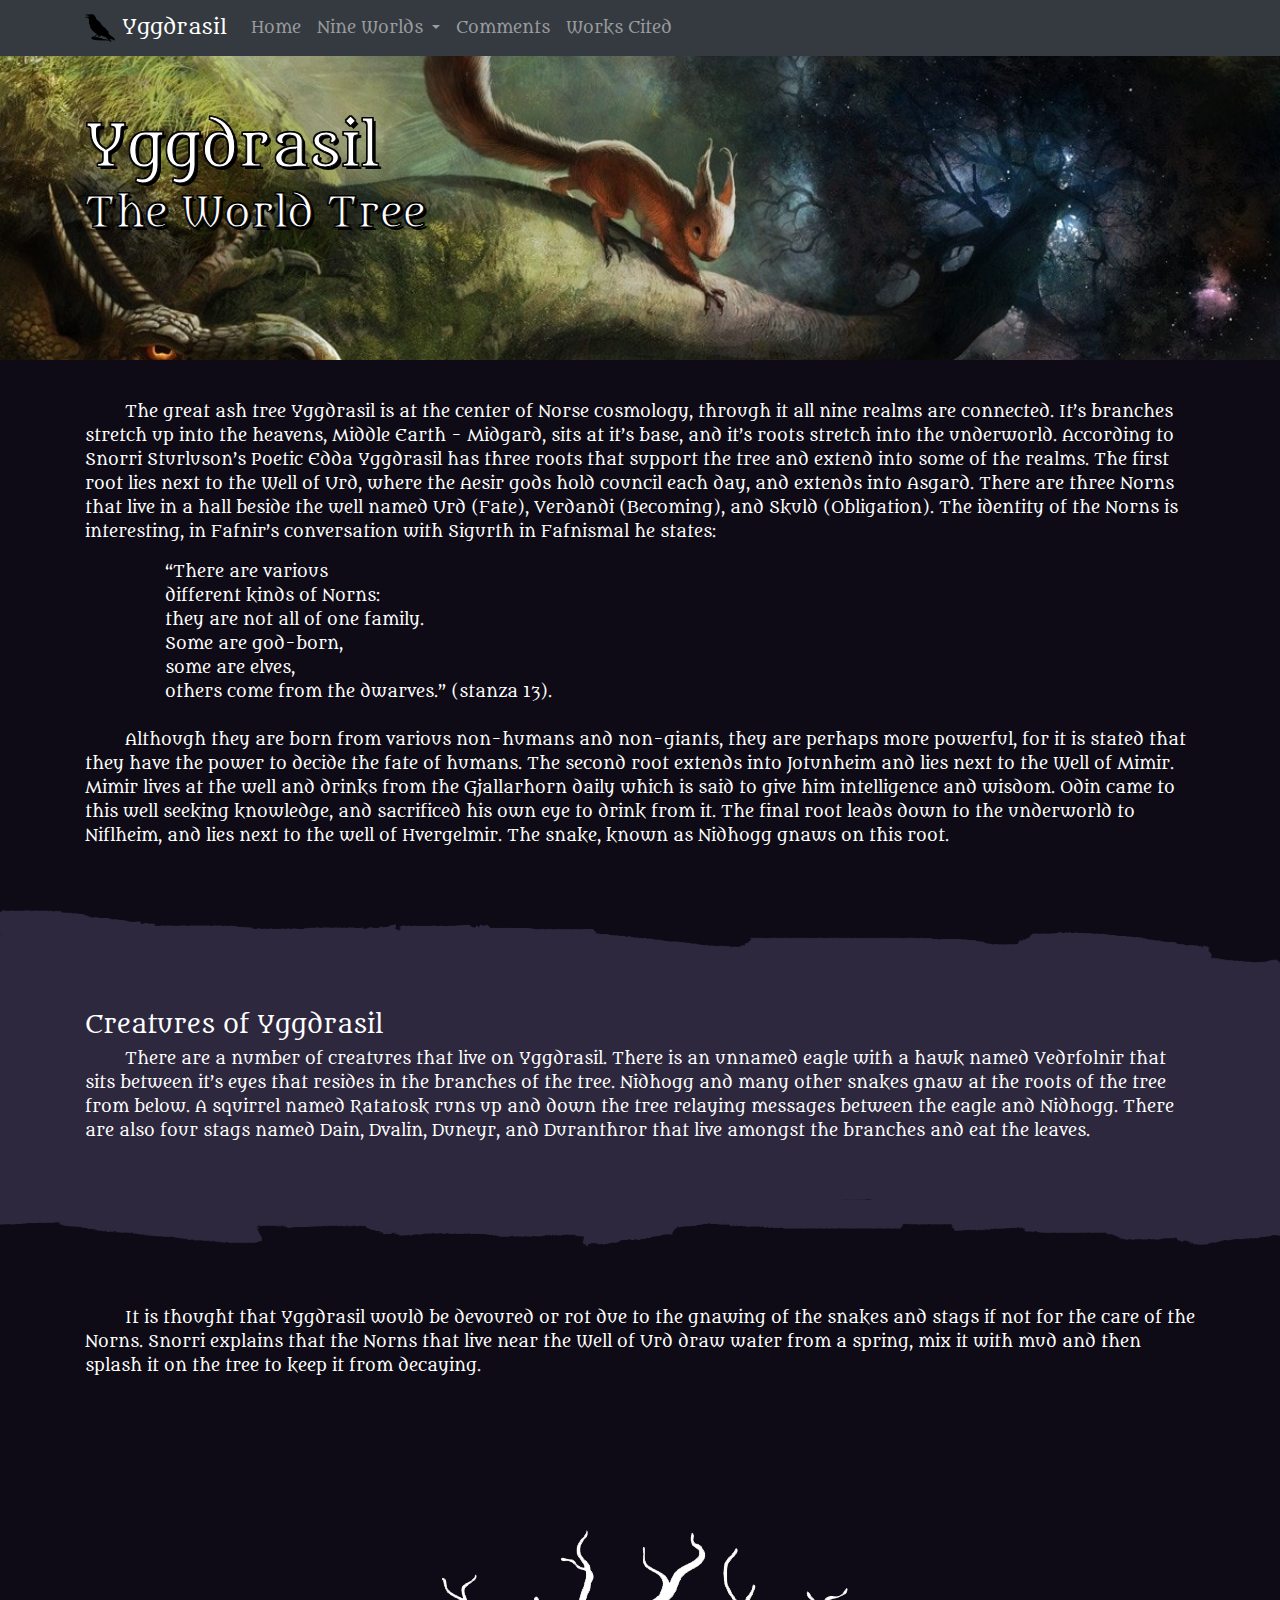
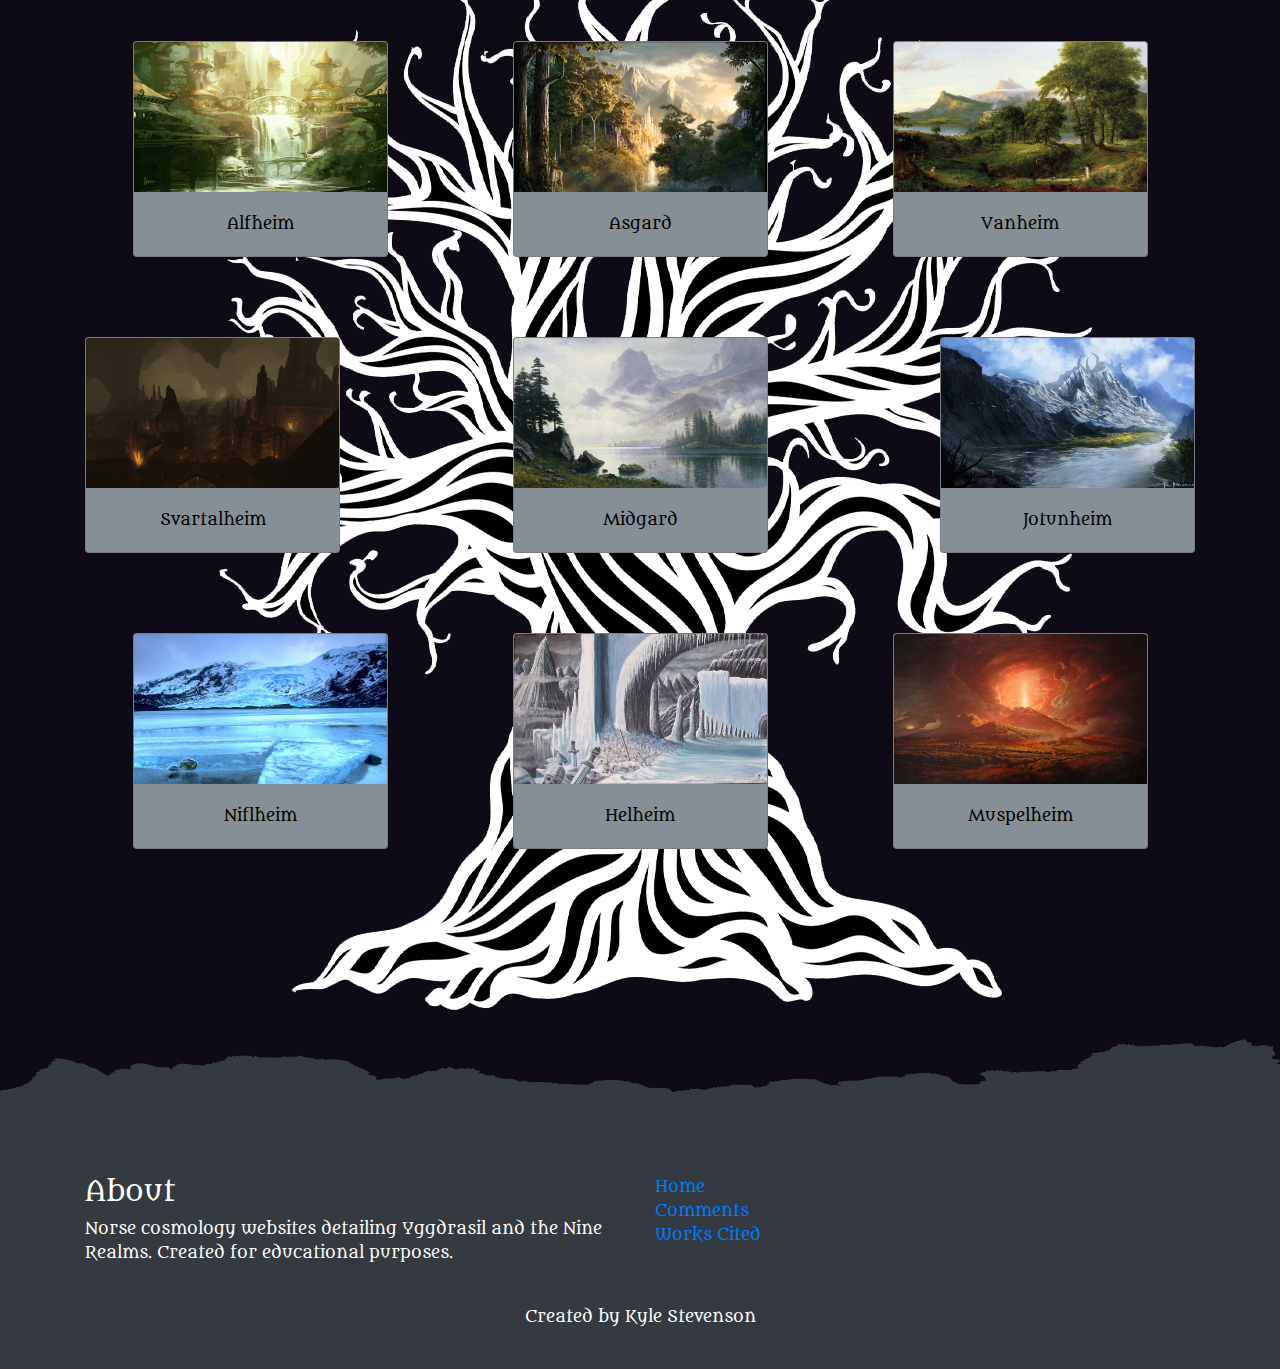
<file: index.html>
<!DOCTYPE html>
<html lang="en">
  <head>
    <meta charset="utf-8">
    <meta name="viewport" content="width=device-width, initial-scale=1, shrink-to-fit=no">

    <link rel="stylesheet" href="https://stackpath.bootstrapcdn.com/bootstrap/4.3.1/css/bootstrap.min.css" integrity="sha384-ggOyR0iXCbMQv3Xipma34MD+dH/1fQ784/j6cY/iJTQUOhcWr7x9JvoRxT2MZw1T" crossorigin="anonymous">
    <link href="https://fonts.googleapis.com/css?family=Metamorphous" rel="stylesheet">

    <title>Yggdrasil</title>
    <link rel="shortcut icon" href="images/raven.png">

    <script src="https://code.jquery.com/jquery-3.3.1.slim.min.js" integrity="sha384-q8i/X+965DzO0rT7abK41JStQIAqVgRVzpbzo5smXKp4YfRvH+8abtTE1Pi6jizo" crossorigin="anonymous"></script>
    <script src="https://cdnjs.cloudflare.com/ajax/libs/popper.js/1.14.7/umd/popper.min.js" integrity="sha384-UO2eT0CpHqdSJQ6hJty5KVphtPhzWj9WO1clHTMGa3JDZwrnQq4sF86dIHNDz0W1" crossorigin="anonymous"></script>
    <script src="https://stackpath.bootstrapcdn.com/bootstrap/4.3.1/js/bootstrap.min.js" integrity="sha384-JjSmVgyd0p3pXB1rRibZUAYoIIy6OrQ6VrjIEaFf/nJGzIxFDsf4x0xIM+B07jRM" crossorigin="anonymous"></script>
    <!--my CSS-->
    <link rel="stylesheet" type="text/css" href="style.css">
    <style>
        body {
            background-color: #0E0B16;
            background-image: url("images/void-bg.jpg");
            background-attachment: fixed;
            background-position: center;
            background-repeat: no-repeat;
            background-size: cover;
        }
    </style>
    
  </head>
  <body>
    <!--Navbar-->
    <nav class="navbar fixed-top navbar-expand-md navbar-dark bg-dark">
        <div class="container">
        <a class="navbar-brand" href="index.html">
            <img src="images/raven.png" width="30" height="30" class="d-inline-block align-top" alt="">
            Yggdrasil
        </a>
        <button class="navbar-toggler" type="button" data-toggle="collapse" data-target="#navbarNav" aria-controls="navbarNav" aria-expanded="false" aria-label="Toggle navigation">
            <span class="navbar-toggler-icon"></span>
        </button>
        <div class="collapse navbar-collapse" id="navbarNav">
            <ul class="navbar-nav">
                <li class="nav-item">
                    <a class="nav-link" href="/index.html">Home</a>
                </li>
                <li class="nav-item dropdown">
                    <a class="nav-link dropdown-toggle" href="#" id="navbarWorldsDropdown" role="button" data-toggle="dropdown" aria-haspopup="true" aria-expanded="false">
                      Nine Worlds
                    </a>
                    <div class="dropdown-menu" aria-labelledby="navbarWorldsDropdown">
                      <a class="dropdown-item" href="/pages/alfheim.html">Alfheim</a>
                      <a class="dropdown-item" href="/pages/asgard.html">Asgard</a>
                      <a class="dropdown-item" href="/pages/helheim.html">Helheim</a>
                      <a class="dropdown-item" href="/pages/jotunheim.html">Jotunheim</a>
                      <a class="dropdown-item" href="/pages/midgard.html">Midgard</a>
                      <a class="dropdown-item" href="/pages/musphelheim.html">Muspelheim</a>
                      <a class="dropdown-item" href="/pages/niflheim.html">Niflheim</a>
                      <a class="dropdown-item" href="/pages/svartalheim.html">Svartalheim</a>
                      <a class="dropdown-item" href="/pages/vanheim.html">Vanheim</a>
                    </div>
                </li>
                <li class="nav-item">
                    <a class="nav-link" href="/pages/comments.html">Comments</a>
                </li>
                <li class="nav-item">
                    <a class="nav-link" href="/pages/worksCited.html">Works Cited</a>
                </li>
            </ul>
        </div>
        </div>
    </nav>

    <!--Header-->
    <div class="jumbotron jumbotron-fluid realmHero" id="yggdrasilHero">
        <div class="container">
            <h1 class="display-4">Yggdrasil</h1>
            <h3 class="h1">The World Tree</h3>
        </div>
    </div>
    <div class="mainColor">
        <div class="container bodyContent">
            <div>
                <p>The great ash tree Yggdrasil is at the center of Norse cosmology, through it all nine realms are connected.  It’s branches stretch up into the heavens,
                     Middle Earth - Midgard, sits at it’s base, and it’s roots stretch into the underworld.  According to Snorri Sturluson’s Poetic Edda Yggdrasil has three
                     roots that support the tree and extend into some of the realms.  The first root lies next to the Well of Urd, where the Aesir gods hold council each day,
                     and extends into Asgard.  There are three Norns that live in a hall beside the well named Urd (Fate), Verdandi (Becoming), and Skuld (Obligation). The identity
                     of the Norns is interesting, in Fafnir’s conversation with Sigurth in Fafnismal he states:</p>
                <div style="padding-left:80px;">“There are various<br>
                        different kinds of Norns:<br>
                         they are not all of one family.<br>
                        Some are god-born,<br>
                        some are elves,<br>
                        others come from the dwarves.” (stanza 13).
                </div><br>
                <p>Although they are born from various non-humans and non-giants, they are perhaps more powerful, for it is stated that they have the power to decide the fate of humans.
                      The second root extends into Jotunheim and lies next to the Well of Mimir.  Mimir lives at the well and drinks from the Gjallarhorn daily which is said to give him
                     intelligence and wisdom.  Odin came to this well seeking knowledge, and sacrificed his own eye to drink from it.  The final root leads down to the underworld to Niflheim,
                     and lies next to the well of Hvergelmir.  The snake, known as Nidhogg gnaws on this root.</p>
            </div>
        </div>
    </div>
    <div class="bodyWrap">
        <img src="images/breakTop.png" class="fadeImg">
        <div class="breakColor">
            <div class="container bodyContent">
                <div>
                    <h4>Creatures of Yggdrasil</h4>
                    <p>There are a number of creatures that live on Yggdrasil.  There is an unnamed eagle with a hawk named Vedrfolnir that sits between it’s eyes that resides in the branches of the tree.
                          Nidhogg and many other snakes gnaw at the roots of the tree from below.  A squirrel named Ratatosk runs up and down the tree relaying messages between the eagle and Nidhogg.
                          There are also four stags named Dain, Dvalin, Duneyr, and Duranthror that live amongst the branches and eat the leaves.</p>
                </div>
            </div>
        </div>
        <img src="images/breakBot.png" class="fadeImg">
    </div>
    <div class="bodyWrap">
        <div class="mainColor">
            <div class="container bodyContent">
                <p>It is thought that Yggdrasil would be devoured or rot due to the gnawing of the snakes and stags if not for the care of the Norns.  Snorri explains that the Norns that
                     live near the Well of Urd draw water from a spring, mix it with mud and then splash it on the tree to keep it from decaying.</p>
            </div>
        </div>
        <img src="images/topFade.png" class="fadeImg">
    </div> 

    <!--INTERACTIVE WORLD TREE-->
    <div class="treeWrapper">
    <div class="treeImg">
    <div class="container treeContent align-items-center">
        <div class="row justify-content-around align-items-start">
            <div class="col-8 col-lg-3">
                <a href="pages/alfheim.html">
                <div class="card">
                    <img src="images/alfheim.jpg" class="card-img-top" alt="Alfheim">
                    <div class="card-body">
                        <p class="card-text">Alfheim</p>
                    </div>
                </div>
                </a>
            </div>
            <div class="col-8 col-lg-3">
                <a href="pages/asgard.html">
                <div class="card">
                    <img src="images/asgard.jpg" class="card-img-top" alt="Asgard">
                    <div class="card-body">
                        <p class="card-text">Asgard</p>
                    </div>
                </div>
                </a>
            </div>
            <div class="col-8 col-lg-3">
                <a href="pages/vanheim.html">
                <div class="card">
                    <img src="images/vanheim.jpg" class="card-img-top" alt="Vanheim">
                    <div class="card-body">
                        <p class="card-text">Vanheim</p>
                    </div>
                </div>
                </a>
            </div>
        </div>
        <div class="midRow row">
            <div class="col-8 col-lg-3">
                <a href="pages/svartalheim.html">
                <div class="card">
                    <img src="images/svartalheim.jpg" class="card-img-top" alt="Svartalheim">
                    <div class="card-body">
                        <p class="card-text">Svartalheim</p>
                    </div>
                </div>
                </a>
            </div>
            <div class="col-8 col-lg-3">
                <a href="pages/midgard.html">
                <div class="card">
                    <img src="images/midgard.jpg" class="card-img-top" alt="Midgard">
                    <div class="card-body">
                        <p class="card-text">Midgard</p>
                    </div>
                </div>
                </a>
            </div>
            <div class="col-8 col-lg-3">
                <a href="pages/jotunheim.html">
                <div class="card">
                    <img src="images/jotunheim.jpg" class="card-img-top" alt="Jotunheim">
                    <div class="card-body">
                        <p class="card-text">Jotunheim</p>
                    </div>
                </div>
                </a>
            </div>
        </div>
            
        <div class="row justify-content-around align-items-end">
            <div class="col-8 col-lg-3">
                <a href="pages/niflheim.html">
                <div class="card">
                    <img src="images/niflheim.jpeg" class="card-img-top" alt="Niflheim">
                    <div class="card-body">
                        <p class="card-text">Niflheim</p>
                    </div>
                </div>
                </a>
            </div>
            <div class="col-8 col-lg-3">
                <a href="pages/helheim.html">
                <div class="card">
                    <img src="images/helheim.jpg" class="card-img-top" alt="Helheim">
                    <div class="card-body">
                        <p class="card-text">Helheim</p>
                    </div>
                </div>
                </a>
            </div>
            <div class="col-8 col-lg-3">
                <a href="pages/muspelheim.html">
                <div class="card">
                    <img src="images/musphelheim.jpg" class="card-img-top" alt="Musphelheim">
                    <div class="card-body">
                        <p class="card-text">Muspelheim</p>
                    </div>
                </div>
                </a>
            </div>
        </div>
    </div>
    </div>
    </div>

    <footer>
        <img src="images/footerFade.png" class="fadeImg">
        <div class="footerContent">
        <div class="container">
            <div class="row">
                <div class="col-12 col-md-6">
                    <h3>About</h3>
                    <p>
                        Norse cosmology websites detailing Yggdrasil and the Nine Realms.  Created for educational purposes.
                    </p>
                </div>
                <div class="col-12 col-md-6">
                    <a href="/index.html">Home</a><br>
                    <a href="/pages/comments.html">Comments</a><br>
                    <a href="/pages/worksCited.html">Works Cited</a>
                </div>
            </div><br>
            <div style="text-align:center;">
                Created by Kyle Stevenson
            </div>
        </div>
        </div>
    </footer>

  </body>
</html>
</file>
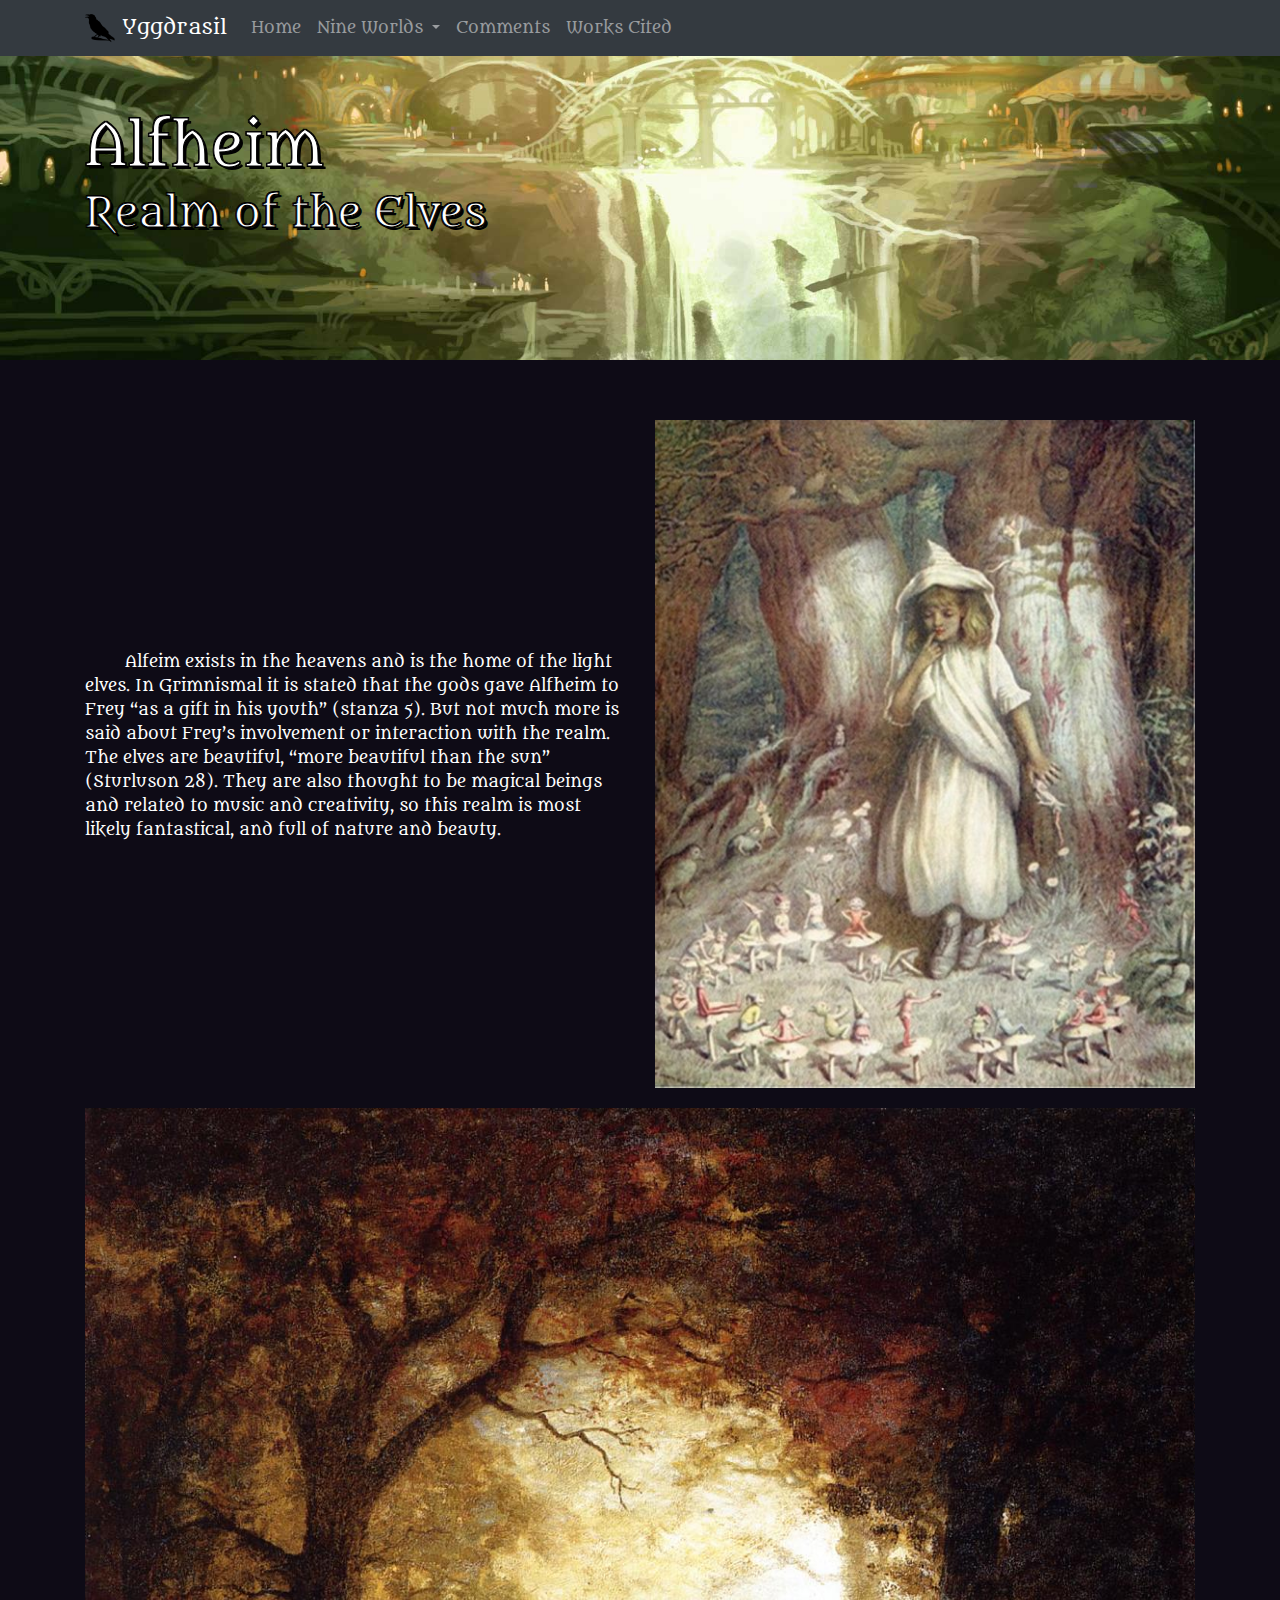
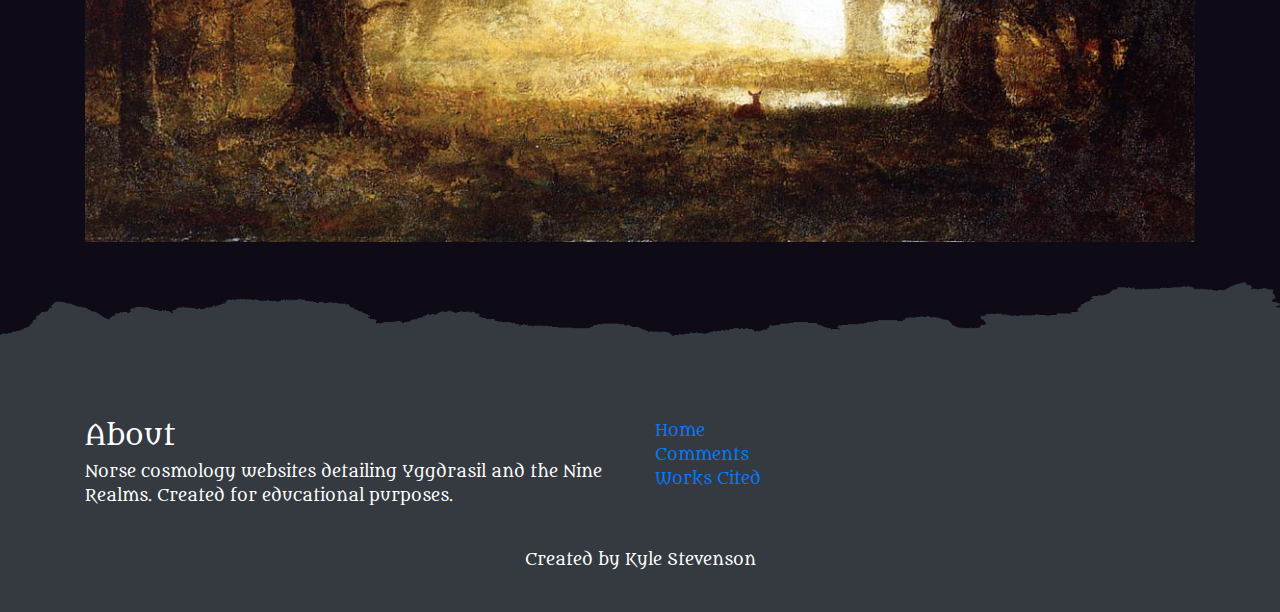
<file: pages/alfheim.html>
<!DOCTYPE html>
<html lang="en">
  <head>
    <meta charset="utf-8">
    <meta name="viewport" content="width=device-width, initial-scale=1, shrink-to-fit=no">

    <link rel="stylesheet" href="https://stackpath.bootstrapcdn.com/bootstrap/4.3.1/css/bootstrap.min.css" integrity="sha384-ggOyR0iXCbMQv3Xipma34MD+dH/1fQ784/j6cY/iJTQUOhcWr7x9JvoRxT2MZw1T" crossorigin="anonymous">
    <link href="https://fonts.googleapis.com/css?family=Metamorphous" rel="stylesheet">

    <title>Yggdrasil | Alfheim</title>
    <link rel="shortcut icon" href="/images/raven.png" />

    <script src="https://code.jquery.com/jquery-3.3.1.slim.min.js" integrity="sha384-q8i/X+965DzO0rT7abK41JStQIAqVgRVzpbzo5smXKp4YfRvH+8abtTE1Pi6jizo" crossorigin="anonymous"></script>
    <script src="https://cdnjs.cloudflare.com/ajax/libs/popper.js/1.14.7/umd/popper.min.js" integrity="sha384-UO2eT0CpHqdSJQ6hJty5KVphtPhzWj9WO1clHTMGa3JDZwrnQq4sF86dIHNDz0W1" crossorigin="anonymous"></script>
    <script src="https://stackpath.bootstrapcdn.com/bootstrap/4.3.1/js/bootstrap.min.js" integrity="sha384-JjSmVgyd0p3pXB1rRibZUAYoIIy6OrQ6VrjIEaFf/nJGzIxFDsf4x0xIM+B07jRM" crossorigin="anonymous"></script>
    <!--my CSS-->
    <link rel="stylesheet" type="text/css" href="/style.css">
    
    <style>
        body {
            background-color: #0E0B16;
        }
    </style>
  </head>
  <body>
    <!--Navbar-->
    <nav class="navbar fixed-top navbar-expand-md navbar-dark bg-dark">
        <div class="container">
        <a class="navbar-brand" href="/index.html">
            <img src="/images/raven.png" width="30" height="30" class="d-inline-block align-top" alt="">
            Yggdrasil
        </a>
        <button class="navbar-toggler" type="button" data-toggle="collapse" data-target="#navbarNav" aria-controls="navbarNav" aria-expanded="false" aria-label="Toggle navigation">
            <span class="navbar-toggler-icon"></span>
        </button>
        <div class="collapse navbar-collapse" id="navbarNav">
            <ul class="navbar-nav">
                <li class="nav-item">
                    <a class="nav-link" href="/index.html">Home</a>
                </li>
                <li class="nav-item dropdown">
                    <a class="nav-link dropdown-toggle" href="#" id="navbarWorldsDropdown" role="button" data-toggle="dropdown" aria-haspopup="true" aria-expanded="false">
                      Nine Worlds
                    </a>
                    <div class="dropdown-menu" aria-labelledby="navbarWorldsDropdown">
                      <a class="dropdown-item" href="alfheim.html">Alfheim</a>
                      <a class="dropdown-item" href="asgard.html">Asgard</a>
                      <a class="dropdown-item" href="helheim.html">Helheim</a>
                      <a class="dropdown-item" href="jotunheim.html">Jotunheim</a>
                      <a class="dropdown-item" href="midgard.html">Midgard</a>
                      <a class="dropdown-item" href="musphelheim.html">Muspelheim</a>
                      <a class="dropdown-item" href="niflheim.html">Niflheim</a>
                      <a class="dropdown-item" href="svartalheim.html">Svartalheim</a>
                      <a class="dropdown-item" href="vanheim.html">Vanheim</a>
                    </div>
                </li>
                <li class="nav-item">
                    <a class="nav-link" href="/pages/comments.html">Comments</a>
                </li>
                <li class="nav-item">
                    <a class="nav-link" href="/pages/worksCited.html">Works Cited</a>
                </li>
            </ul>
        </div>
        </div>
    </nav>
    
    <!--Header-->
    <div class="jumbotron jumbotron-fluid realmHero" id="alfheimHero">
        <div class="container">
            <h1 class="display-4">Alfheim</h1>
            <h3 class="h1">Realm of the Elves</h3>
        </div>
    </div>

    <div class="container bodyContent">
        <div class="row align-items-center">
            <div class="col-12 col-lg-6">
            <p>Alfeim exists in the heavens and is the home of the light elves.  In Grimnismal it is stated that the gods gave Alfheim to Frey “as a gift in his youth” (stanza 5).
              But not much more is said about Frey’s involvement or interaction with the realm.  The elves are beautiful, “more beautiful than the sun” (Sturluson 28).
              They are also thought to be magical beings and related to music and creativity, so this realm is most likely fantastical, and full of nature and beauty.
              </p>
              </div>
              <div class="col-12 col-lg-6">
                  <img class="img-fluid" src="/images/alfheim_elves.jpg" alt="Elves">
              </div>
        </div>
        <div class="row">
            <div class="col-12">
                <img class="img-fluid" src="/images/alfheim_forest.jpg" alt="Alfheim Forest">
            </div>
        </div>
    </div>
        

    <footer>
        <img src="/images/footerFade.png" class="fadeImg">
        <div class="footerContent">
        <div class="container">
            <div class="row">
                <div class="col-12 col-md-6">
                    <h3>About</h3>
                    <p>
                        Norse cosmology websites detailing Yggdrasil and the Nine Realms.  Created for educational purposes.
                    </p>
                </div>
                <div class="col-12 col-md-6">
                    <a href="/index.html">Home</a><br>
                    <a href="/pages/comments.html">Comments</a><br>
                    <a href="/pages/worksCited.html">Works Cited</a>
                </div>
            </div><br>
            <div style="text-align:center;">
                Created by Kyle Stevenson
            </div>
        </div>
        </div>
    </footer>
        
  </body>
  </html>
</file>
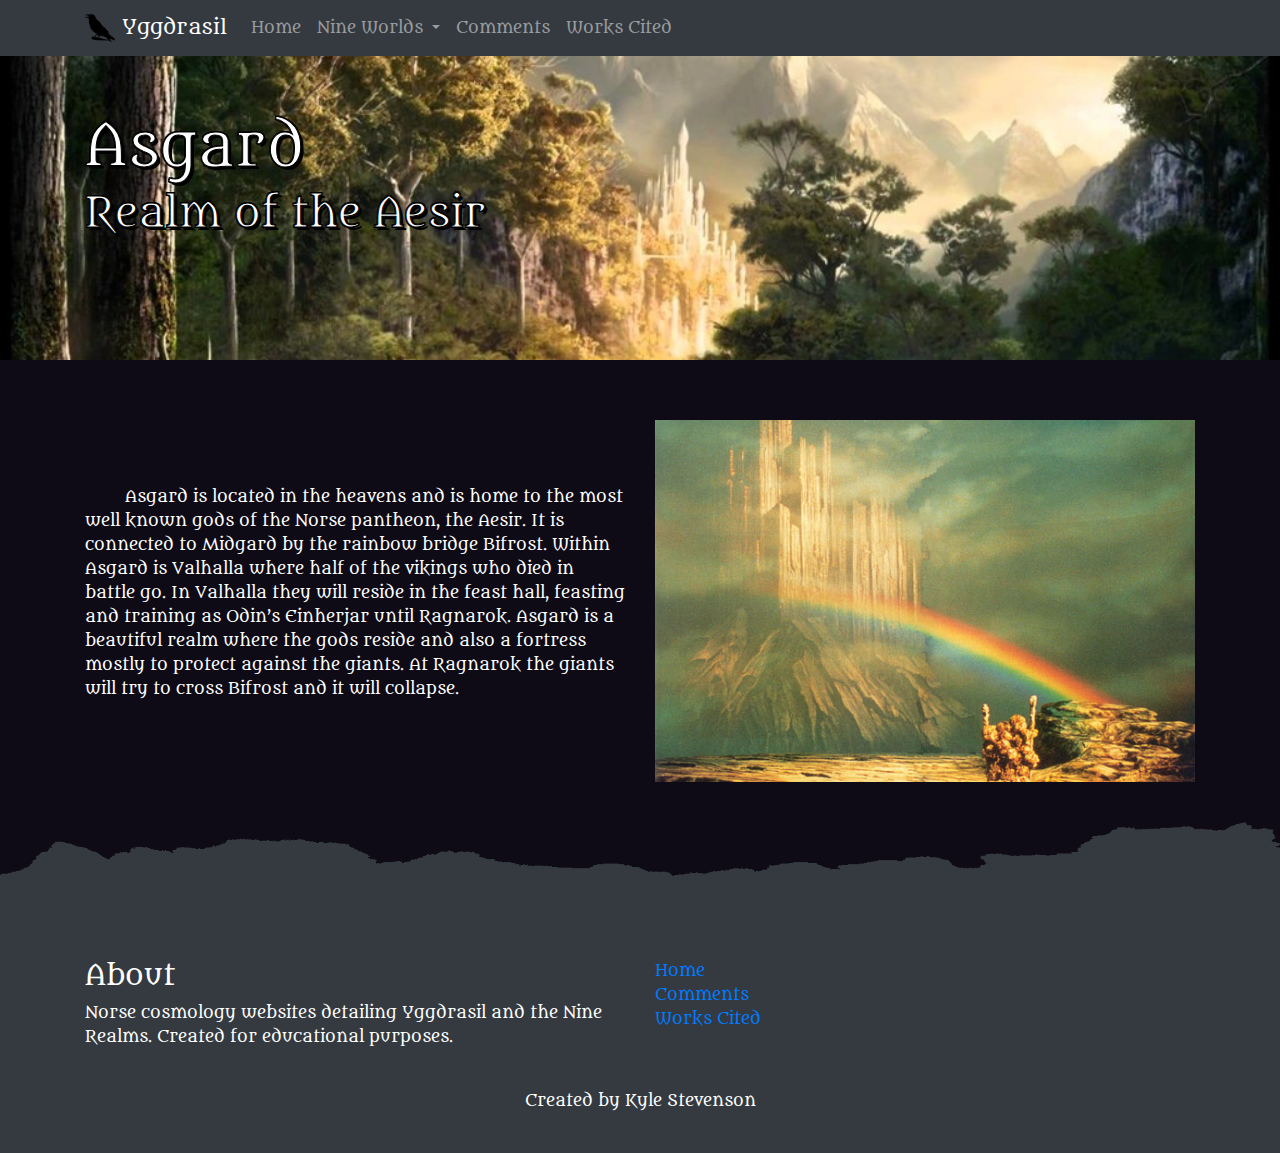
<file: pages/asgard.html>
<!DOCTYPE html>
<html lang="en">
  <head>
    <meta charset="utf-8">
    <meta name="viewport" content="width=device-width, initial-scale=1, shrink-to-fit=no">

    <link rel="stylesheet" href="https://stackpath.bootstrapcdn.com/bootstrap/4.3.1/css/bootstrap.min.css" integrity="sha384-ggOyR0iXCbMQv3Xipma34MD+dH/1fQ784/j6cY/iJTQUOhcWr7x9JvoRxT2MZw1T" crossorigin="anonymous">
    <link href="https://fonts.googleapis.com/css?family=Metamorphous" rel="stylesheet">

    <title>Yggdrasil | Asgard</title>
    <link rel="shortcut icon" href="/images/raven.png" />

    <script src="https://code.jquery.com/jquery-3.3.1.slim.min.js" integrity="sha384-q8i/X+965DzO0rT7abK41JStQIAqVgRVzpbzo5smXKp4YfRvH+8abtTE1Pi6jizo" crossorigin="anonymous"></script>
    <script src="https://cdnjs.cloudflare.com/ajax/libs/popper.js/1.14.7/umd/popper.min.js" integrity="sha384-UO2eT0CpHqdSJQ6hJty5KVphtPhzWj9WO1clHTMGa3JDZwrnQq4sF86dIHNDz0W1" crossorigin="anonymous"></script>
    <script src="https://stackpath.bootstrapcdn.com/bootstrap/4.3.1/js/bootstrap.min.js" integrity="sha384-JjSmVgyd0p3pXB1rRibZUAYoIIy6OrQ6VrjIEaFf/nJGzIxFDsf4x0xIM+B07jRM" crossorigin="anonymous"></script>
    <!--my CSS-->
    <link rel="stylesheet" type="text/css" href="/style.css">
    
    <style>
        body {
            background-color: #0E0B16;
        }
    </style>
  </head>
  <body>
    <!--Navbar-->
    <nav class="navbar fixed-top navbar-expand-md navbar-dark bg-dark">
        <div class="container">
        <a class="navbar-brand" href="/index.html">
            <img src="/images/raven.png" width="30" height="30" class="d-inline-block align-top" alt="">
            Yggdrasil
        </a>
        <button class="navbar-toggler" type="button" data-toggle="collapse" data-target="#navbarNav" aria-controls="navbarNav" aria-expanded="false" aria-label="Toggle navigation">
            <span class="navbar-toggler-icon"></span>
        </button>
        <div class="collapse navbar-collapse" id="navbarNav">
            <ul class="navbar-nav">
                <li class="nav-item">
                    <a class="nav-link" href="/index.html">Home</a>
                </li>
                <li class="nav-item dropdown">
                    <a class="nav-link dropdown-toggle" href="#" id="navbarWorldsDropdown" role="button" data-toggle="dropdown" aria-haspopup="true" aria-expanded="false">
                      Nine Worlds
                    </a>
                    <div class="dropdown-menu" aria-labelledby="navbarWorldsDropdown">
                      <a class="dropdown-item" href="alfheim.html">Alfheim</a>
                      <a class="dropdown-item" href="asgard.html">Asgard</a>
                      <a class="dropdown-item" href="helheim.html">Helheim</a>
                      <a class="dropdown-item" href="jotunheim.html">Jotunheim</a>
                      <a class="dropdown-item" href="midgard.html">Midgard</a>
                      <a class="dropdown-item" href="musphelheim.html">Muspelheim</a>
                      <a class="dropdown-item" href="niflheim.html">Niflheim</a>
                      <a class="dropdown-item" href="svartalheim.html">Svartalheim</a>
                      <a class="dropdown-item" href="vanheim.html">Vanheim</a>
                    </div>
                </li>
                <li class="nav-item">
                    <a class="nav-link" href="/pages/comments.html">Comments</a>
                </li>
                <li class="nav-item">
                    <a class="nav-link" href="/pages/worksCited.html">Works Cited</a>
                </li>
            </ul>
        </div>
        </div>
    </nav>
    
    <!--Header-->
    <div class="jumbotron jumbotron-fluid realmHero" id="asgardHero">
        <div class="container">
            <h1 class="display-4">Asgard</h1>
            <h3 class="h1">Realm of the Aesir</h3>
        </div>
    </div>

    <div class="container bodyContent">
        <div class="row align-items-center">
            <div class="col-12 col-lg-6">
            <p>Asgard is located in the heavens and is home to the most well known gods of the Norse pantheon, the Aesir.  It is connected to Midgard by the rainbow bridge Bifrost.
                  Within Asgard is Valhalla where half of the vikings who died in battle go.  In Valhalla they will reside in the feast hall, feasting and training as Odin’s Einherjar until Ragnarok.
                  Asgard is a beautiful realm where the gods reside and also a fortress mostly to protect against the giants.  At Ragnarok the giants will try to cross Bifrost and it will collapse.</p>
            </div>
            <div class="col-12 col-lg-6">
                <img class="img-fluid" src="/images/asgard_bifrost.jpg" alt="Bifrost">
            </div>
        </div>
    </div>
    
        

    <footer>
        <img src="/images/footerFade.png" class="fadeImg">
        <div class="footerContent">
        <div class="container">
            <div class="row">
                <div class="col-12 col-md-6">
                    <h3>About</h3>
                    <p>
                            Norse cosmology websites detailing Yggdrasil and the Nine Realms.  Created for educational purposes.
                        </p>
                </div>
                <div class="col-12 col-md-6">
                    <a href="/index.html">Home</a><br>
                    <a href="/pages/comments.html">Comments</a><br>
                    <a href="/pages/worksCited.html">Works Cited</a>
                </div>
            </div><br>
            <div style="text-align:center;">
                Created by Kyle Stevenson
            </div>
        </div>
        </div>
    </footer>
        
  </body>
  </html>
</file>
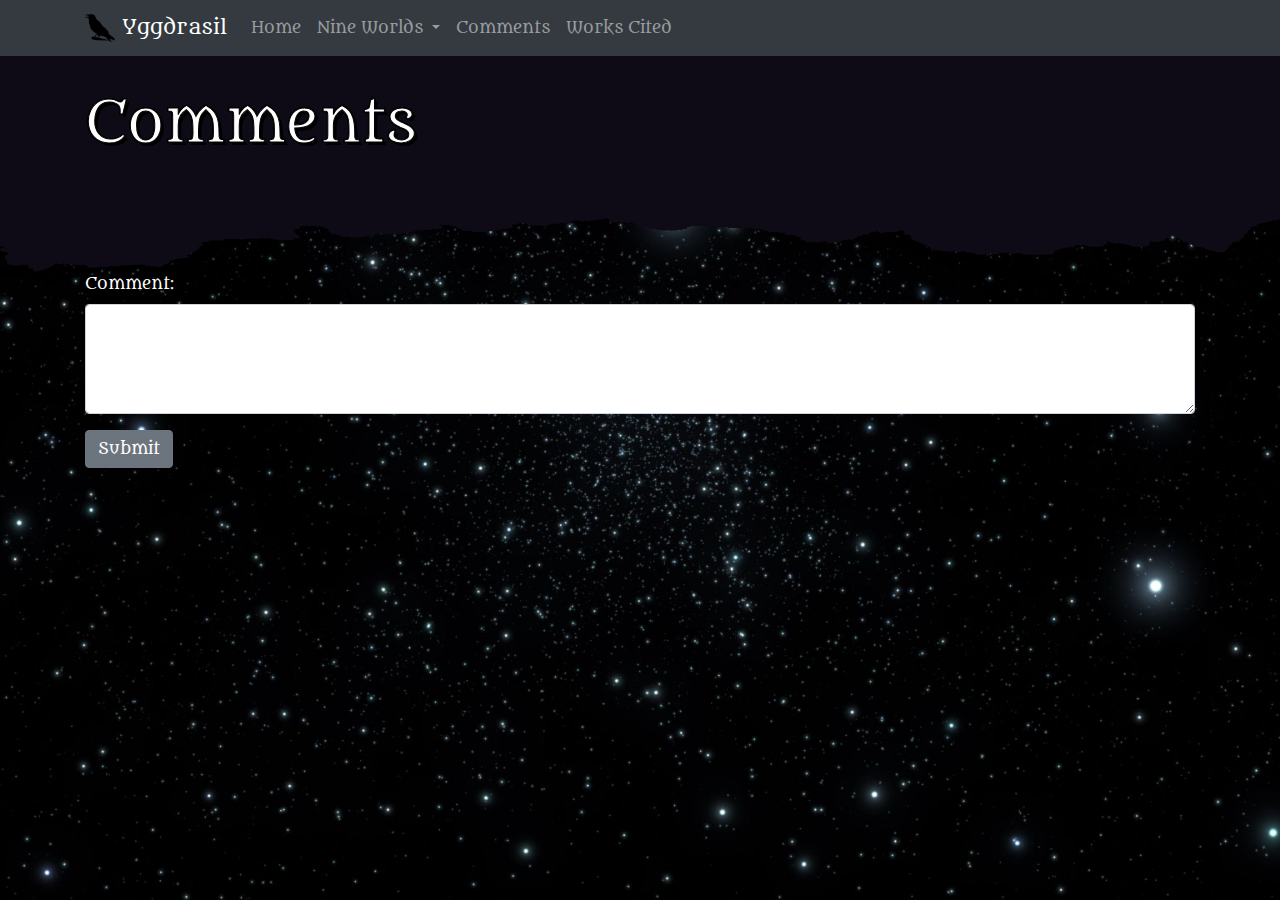
<file: pages/comments.html>
<!DOCTYPE html>
<html lang="en">
  <head>
    <meta charset="utf-8">
    <meta name="viewport" content="width=device-width, initial-scale=1, shrink-to-fit=no">

    <link rel="stylesheet" href="https://stackpath.bootstrapcdn.com/bootstrap/4.3.1/css/bootstrap.min.css" integrity="sha384-ggOyR0iXCbMQv3Xipma34MD+dH/1fQ784/j6cY/iJTQUOhcWr7x9JvoRxT2MZw1T" crossorigin="anonymous">
    <link href="https://fonts.googleapis.com/css?family=Metamorphous" rel="stylesheet">

    <title>Yggdrasil</title>
    <link rel="shortcut icon" href="/images/raven.png">

    <script src="https://code.jquery.com/jquery-3.4.0.js" integrity="sha256-DYZMCC8HTC+QDr5QNaIcfR7VSPtcISykd+6eSmBW5qo=" crossorigin="anonymous"></script>
    <script src="https://cdnjs.cloudflare.com/ajax/libs/popper.js/1.14.7/umd/popper.min.js" integrity="sha384-UO2eT0CpHqdSJQ6hJty5KVphtPhzWj9WO1clHTMGa3JDZwrnQq4sF86dIHNDz0W1" crossorigin="anonymous"></script>
    <script src="https://stackpath.bootstrapcdn.com/bootstrap/4.3.1/js/bootstrap.min.js" integrity="sha384-JjSmVgyd0p3pXB1rRibZUAYoIIy6OrQ6VrjIEaFf/nJGzIxFDsf4x0xIM+B07jRM" crossorigin="anonymous"></script>
    <!--my CSS-->
    <link rel="stylesheet" type="text/css" href="/style.css">

    <script>
        $(document).ready(function() {
            //load comments on page load
            $("#commentList").html(
                "<div class='d-flex justify-content-center'>"+
                "<div class='spinner-border text-secondary' role='status'>"+
                "<span class='sr-only'>Loading...</span>"+
                "</div></div>"
            );
            $.post("comments.php", function(data){
                $("#commentList").html(data);
            });
            
            $("#commentSubmitBtn").click(function(){
                //check for blank or null textarea before submission
                $(".invalid-feedback").css("display", "none");
                if($("commentText").val == ""){
                    $(".invalid-feedback").css("display", "block");
                    return;
                }
                else {
                    //spinner loader
                    $("#commentList").html(
                        "<div class='d-flex justify-content-center'>"+
                        "<div class='spinner-border text-secondary' role='status'>"+
                        "<span class='sr-only'>Loading...</span>"+
                        "</div></div>"
                        );
                    //submit comment
                    $.post("comments.php", { action: "submitComment", comment: $("#commentText").val() }, function(data){
                        //clear textarea
                        $("#commentText").val("");
                        //load updated comment list
                        $("#commentList").html(data);
                    });
                }
            });
        });
    </script>
    <style>
        body {
            background-color: #0E0B16;
            background-image: url("/images/void-bg.jpg");
            background-attachment: fixed;
            background-position: center;
            background-repeat: no-repeat;
            background-size: cover;
        }
    </style>
    
  </head>
  <body>
    <!--Navbar-->
    <nav class="navbar fixed-top navbar-expand-md navbar-dark bg-dark">
        <div class="container">
        <a class="navbar-brand" href="/index.html">
            <img src="/images/raven.png" width="30" height="30" class="d-inline-block align-top" alt="">
            Yggdrasil
        </a>
        <button class="navbar-toggler" type="button" data-toggle="collapse" data-target="#navbarNav" aria-controls="navbarNav" aria-expanded="false" aria-label="Toggle navigation">
            <span class="navbar-toggler-icon"></span>
        </button>
        <div class="collapse navbar-collapse" id="navbarNav">
            <ul class="navbar-nav">
                <li class="nav-item">
                    <a class="nav-link" href="/index.html">Home</a>
                </li>
                <li class="nav-item dropdown">
                    <a class="nav-link dropdown-toggle" href="#" id="navbarWorldsDropdown" role="button" data-toggle="dropdown" aria-haspopup="true" aria-expanded="false">
                      Nine Worlds
                    </a>
                    <div class="dropdown-menu" aria-labelledby="navbarWorldsDropdown">
                      <a class="dropdown-item" href="alfheim.html">Alfheim</a>
                      <a class="dropdown-item" href="asgard.html">Asgard</a>
                      <a class="dropdown-item" href="helheim.html">Helheim</a>
                      <a class="dropdown-item" href="jotunheim.html">Jotunheim</a>
                      <a class="dropdown-item" href="midgard.html">Midgard</a>
                      <a class="dropdown-item" href="musphelheim.html">Muspelheim</a>
                      <a class="dropdown-item" href="niflheim.html">Niflheim</a>
                      <a class="dropdown-item" href="svartalheim.html">Svartalheim</a>
                      <a class="dropdown-item" href="vanheim.html">Vanheim</a>
                    </div>
                </li>
                <li class="nav-item">
                    <a class="nav-link" href="/pages/comments.html">Comments</a>
                </li>
                <li class="nav-item">
                    <a class="nav-link" href="/pages/worksCited.html">Works Cited</a>
                </li>
            </ul>
        </div>
        </div>
    </nav>

    <div class="bodyWrap">
        <div class="bodyContent realmHero mainColor">
            <div class="container">
                <h1 class="display-4">Comments</h1>
            </div>
        </div>
        <img src="/images/topFade.png" style="width:100%;height:100%;">
    </div>

    <div class="container">
        <form>
            <div class="form-group">
                <label for="commentText">Comment:</label>
                <textarea class="form-control" id="commentText" rows="4"></textarea>
                <div class="invalid-feedback">
                    Comment cannot be blank.
                </div>
            </div>
            <button type="button" class="btn btn-secondary" id="commentSubmitBtn">Submit</button>
        </form>

        <div id="commentList">

        </div>
    </div>

    <!--footer class="fixed-bottom">
        <img src="/images/footerFade.png" style="width:100%;height:100%;">
        <div class="footerContent">
        <div class="container">
            <div class="row">
                <div class="col-12 col-md-6">
                    <h3>About</h3>
                    <p>
                        Norse cosmology and mythology website...
                    </p>
                </div>
                <div class="col-12 col-md-6">
                    <a href="/index.html">Home</a><br>
                    <a href="/pages/comments.html">Comments</a><br>
                    <a href="/pages/worksCited.html">Works Cited</a>
                </div>
            </div><br>
            <div style="text-align:center;">
                Created by Kyle Stevenson
            </div>
        </div>
        </div>
    </footer-->

  </body>
</html>
</file>
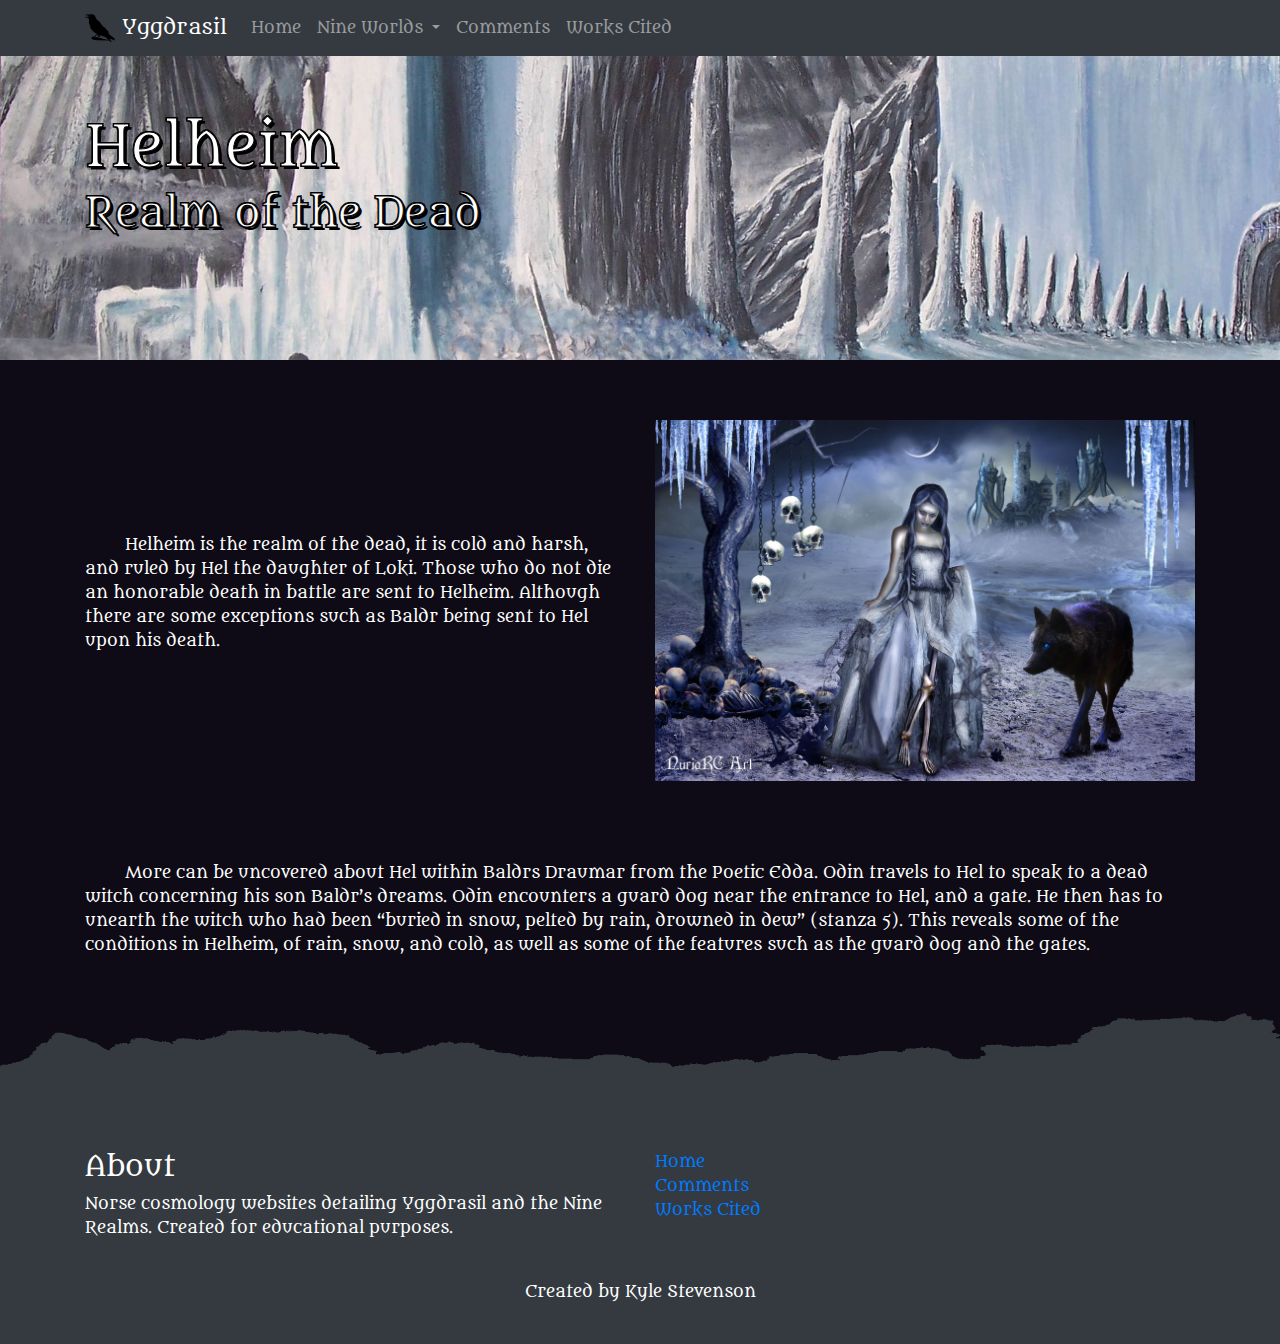
<file: pages/helheim.html>
<!DOCTYPE html>
<html lang="en">
  <head>
    <meta charset="utf-8">
    <meta name="viewport" content="width=device-width, initial-scale=1, shrink-to-fit=no">

    <link rel="stylesheet" href="https://stackpath.bootstrapcdn.com/bootstrap/4.3.1/css/bootstrap.min.css" integrity="sha384-ggOyR0iXCbMQv3Xipma34MD+dH/1fQ784/j6cY/iJTQUOhcWr7x9JvoRxT2MZw1T" crossorigin="anonymous">
    <link href="https://fonts.googleapis.com/css?family=Metamorphous" rel="stylesheet">

    <title>Yggdrasil | Helheim</title>
    <link rel="shortcut icon" href="/images/raven.png" />

    <script src="https://code.jquery.com/jquery-3.3.1.slim.min.js" integrity="sha384-q8i/X+965DzO0rT7abK41JStQIAqVgRVzpbzo5smXKp4YfRvH+8abtTE1Pi6jizo" crossorigin="anonymous"></script>
    <script src="https://cdnjs.cloudflare.com/ajax/libs/popper.js/1.14.7/umd/popper.min.js" integrity="sha384-UO2eT0CpHqdSJQ6hJty5KVphtPhzWj9WO1clHTMGa3JDZwrnQq4sF86dIHNDz0W1" crossorigin="anonymous"></script>
    <script src="https://stackpath.bootstrapcdn.com/bootstrap/4.3.1/js/bootstrap.min.js" integrity="sha384-JjSmVgyd0p3pXB1rRibZUAYoIIy6OrQ6VrjIEaFf/nJGzIxFDsf4x0xIM+B07jRM" crossorigin="anonymous"></script>
    <!--my CSS-->
    <link rel="stylesheet" type="text/css" href="/style.css">
    
    <style>
        body {
            background-color: #0E0B16;
        }
    </style>
  </head>
  <body>
    <!--Navbar-->
    <nav class="navbar fixed-top navbar-expand-md navbar-dark bg-dark">
        <div class="container">
        <a class="navbar-brand" href="/index.html">
            <img src="/images/raven.png" width="30" height="30" class="d-inline-block align-top" alt="">
            Yggdrasil
        </a>
        <button class="navbar-toggler" type="button" data-toggle="collapse" data-target="#navbarNav" aria-controls="navbarNav" aria-expanded="false" aria-label="Toggle navigation">
            <span class="navbar-toggler-icon"></span>
        </button>
        <div class="collapse navbar-collapse" id="navbarNav">
            <ul class="navbar-nav">
                <li class="nav-item">
                    <a class="nav-link" href="/index.html">Home</a>
                </li>
                <li class="nav-item dropdown">
                    <a class="nav-link dropdown-toggle" href="#" id="navbarWorldsDropdown" role="button" data-toggle="dropdown" aria-haspopup="true" aria-expanded="false">
                      Nine Worlds
                    </a>
                    <div class="dropdown-menu" aria-labelledby="navbarWorldsDropdown">
                      <a class="dropdown-item" href="alfheim.html">Alfheim</a>
                      <a class="dropdown-item" href="asgard.html">Asgard</a>
                      <a class="dropdown-item" href="helheim.html">Helheim</a>
                      <a class="dropdown-item" href="jotunheim.html">Jotunheim</a>
                      <a class="dropdown-item" href="midgard.html">Midgard</a>
                      <a class="dropdown-item" href="musphelheim.html">Muspelheim</a>
                      <a class="dropdown-item" href="niflheim.html">Niflheim</a>
                      <a class="dropdown-item" href="svartalheim.html">Svartalheim</a>
                      <a class="dropdown-item" href="vanheim.html">Vanheim</a>
                    </div>
                </li>
                <li class="nav-item">
                    <a class="nav-link" href="/pages/comments.html">Comments</a>
                </li>
                <li class="nav-item">
                    <a class="nav-link" href="/pages/worksCited.html">Works Cited</a>
                </li>
            </ul>
        </div>
        </div>
    </nav>
    
    <!--Header-->
    <div class="jumbotron jumbotron-fluid realmHero" id="helheimHero">
        <div class="container">
            <h1 class="display-4">Helheim</h1>
            <h3 class="h1">Realm of the Dead</h3>
        </div>
    </div>

    <div class="container bodyContent">
            <div class="row align-items-center">
                <div class="col-12 col-lg-6">
                <p>Helheim is the realm of the dead, it is cold and harsh, and ruled by Hel the daughter of Loki.
                      Those who do not die an honorable death in battle are sent to Helheim.  Although there are some exceptions such as Baldr being sent to Hel upon his death.</p>
                </div>
                <div class="col-12 col-lg-6">
                    <img class="img-fluid" src="/images/hel.jpg" alt="Hel">
                </div>
            </div>
        </div>
    
        <div class="bodyWrap">
                <div class="container bodyContent">
                    <div>
                        <p>More can be uncovered about Hel within Baldrs Draumar from the Poetic Edda.  Odin travels to Hel to speak to a dead witch concerning his son Baldr’s dreams.
                              Odin encounters a guard dog near the entrance to Hel, and a gate.  He then has to unearth the witch who had been “buried in snow, pelted by rain, drowned in dew” (stanza 5).
                                This reveals some of the conditions in Helheim, of rain, snow, and cold, as well as some of the features such as the guard dog and the gates.</p>
                    </div>
                </div>
            </div>
        </div>
        

    <footer>
        <img src="/images/footerFade.png" class="fadeImg">
        <div class="footerContent">
        <div class="container">
            <div class="row">
                <div class="col-12 col-md-6">
                    <h3>About</h3>
                    <p>
                            Norse cosmology websites detailing Yggdrasil and the Nine Realms.  Created for educational purposes.
                        </p>
                </div>
                <div class="col-12 col-md-6">
                    <a href="/index.html">Home</a><br>
                    <a href="/pages/comments.html">Comments</a><br>
                    <a href="/pages/worksCited.html">Works Cited</a>
                </div>
            </div><br>
            <div style="text-align:center;">
                Created by Kyle Stevenson
            </div>
        </div>
        </div>
    </footer>
        
  </body>
  </html>
</file>
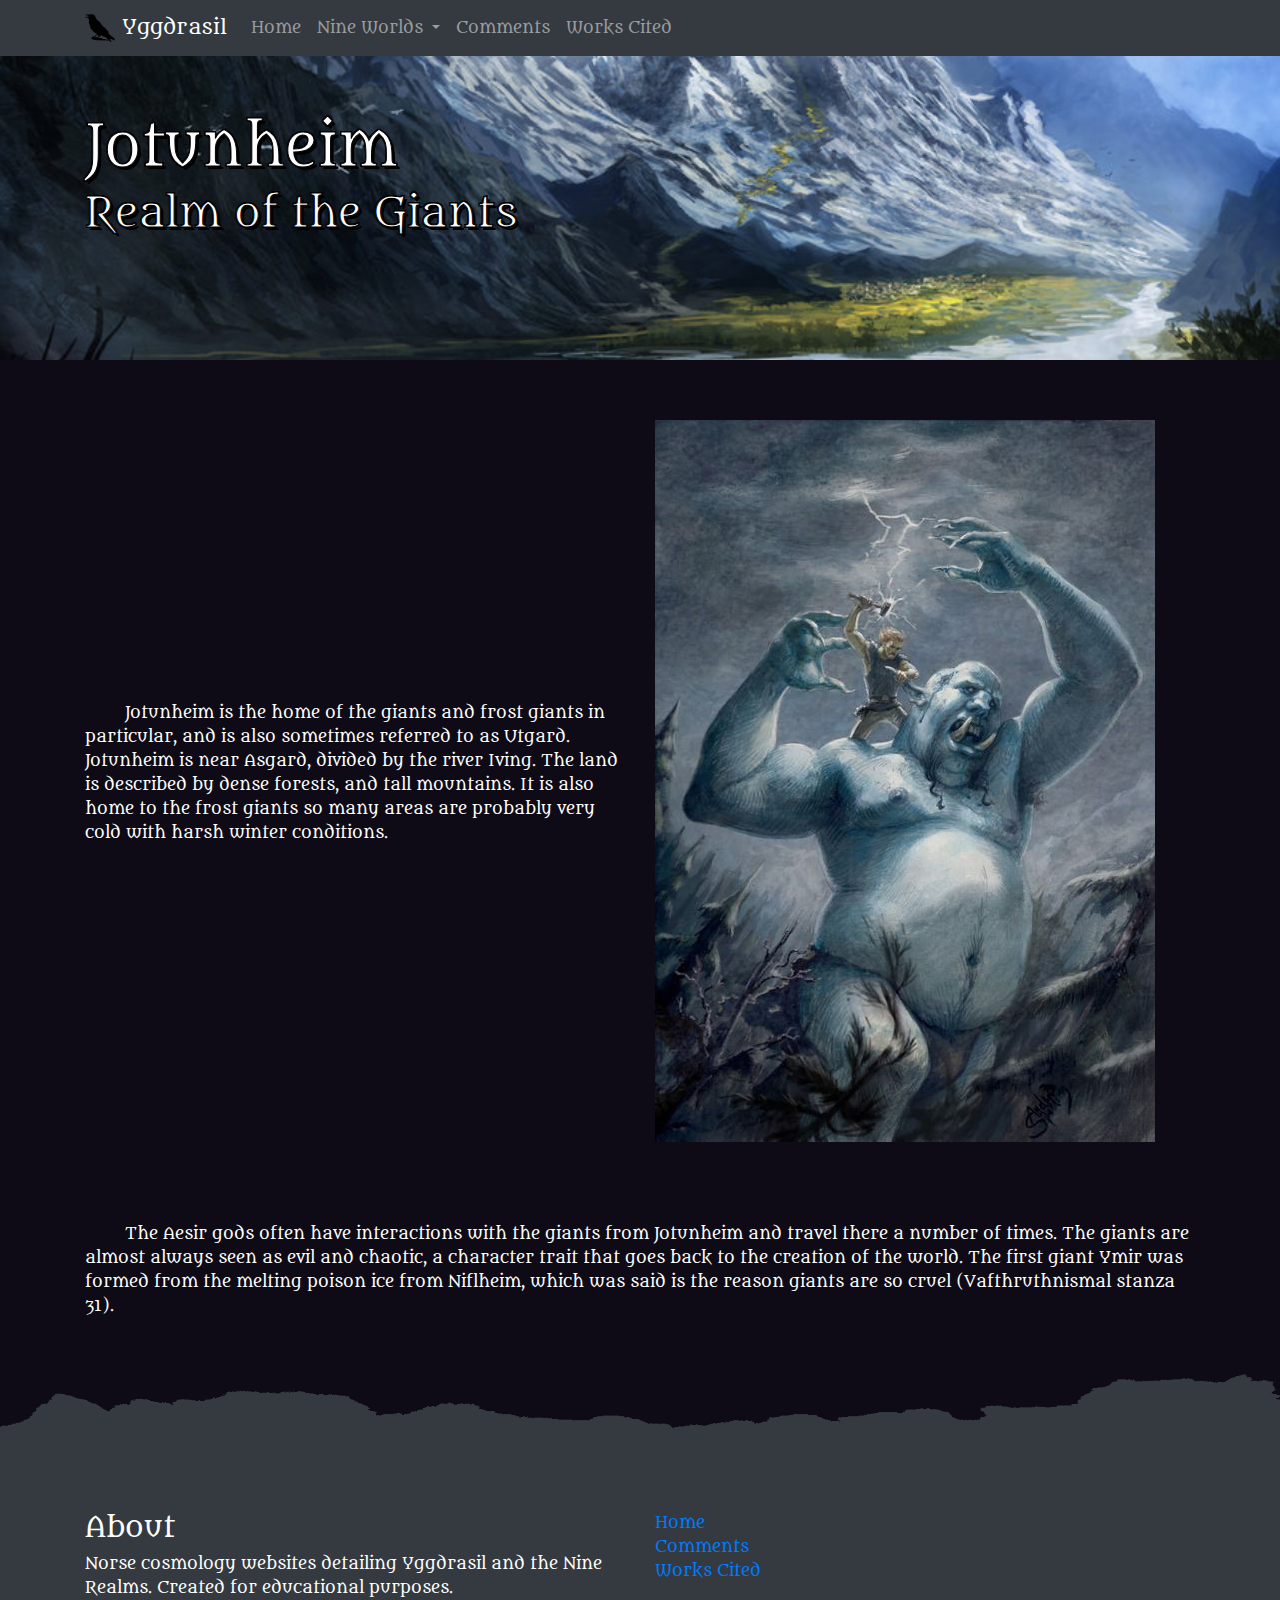
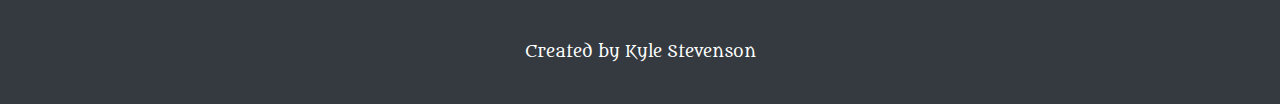
<file: pages/jotunheim.html>
<!DOCTYPE html>
<html lang="en">
  <head>
    <meta charset="utf-8">
    <meta name="viewport" content="width=device-width, initial-scale=1, shrink-to-fit=no">

    <link rel="stylesheet" href="https://stackpath.bootstrapcdn.com/bootstrap/4.3.1/css/bootstrap.min.css" integrity="sha384-ggOyR0iXCbMQv3Xipma34MD+dH/1fQ784/j6cY/iJTQUOhcWr7x9JvoRxT2MZw1T" crossorigin="anonymous">
    <link href="https://fonts.googleapis.com/css?family=Metamorphous" rel="stylesheet">

    <title>Yggdrasil | Jotunheim</title>
    <link rel="shortcut icon" href="/images/raven.png" />

    <script src="https://code.jquery.com/jquery-3.3.1.slim.min.js" integrity="sha384-q8i/X+965DzO0rT7abK41JStQIAqVgRVzpbzo5smXKp4YfRvH+8abtTE1Pi6jizo" crossorigin="anonymous"></script>
    <script src="https://cdnjs.cloudflare.com/ajax/libs/popper.js/1.14.7/umd/popper.min.js" integrity="sha384-UO2eT0CpHqdSJQ6hJty5KVphtPhzWj9WO1clHTMGa3JDZwrnQq4sF86dIHNDz0W1" crossorigin="anonymous"></script>
    <script src="https://stackpath.bootstrapcdn.com/bootstrap/4.3.1/js/bootstrap.min.js" integrity="sha384-JjSmVgyd0p3pXB1rRibZUAYoIIy6OrQ6VrjIEaFf/nJGzIxFDsf4x0xIM+B07jRM" crossorigin="anonymous"></script>
    <!--my CSS-->
    <link rel="stylesheet" type="text/css" href="/style.css">
    
    <style>
        body {
            background-color: #0E0B16;
        }
    </style>
  </head>
  <body>
    <!--Navbar-->
    <nav class="navbar fixed-top navbar-expand-md navbar-dark bg-dark">
        <div class="container">
        <a class="navbar-brand" href="/index.html">
            <img src="/images/raven.png" width="30" height="30" class="d-inline-block align-top" alt="">
            Yggdrasil
        </a>
        <button class="navbar-toggler" type="button" data-toggle="collapse" data-target="#navbarNav" aria-controls="navbarNav" aria-expanded="false" aria-label="Toggle navigation">
            <span class="navbar-toggler-icon"></span>
        </button>
        <div class="collapse navbar-collapse" id="navbarNav">
            <ul class="navbar-nav">
                <li class="nav-item">
                    <a class="nav-link" href="/index.html">Home</a>
                </li>
                <li class="nav-item dropdown">
                    <a class="nav-link dropdown-toggle" href="#" id="navbarWorldsDropdown" role="button" data-toggle="dropdown" aria-haspopup="true" aria-expanded="false">
                      Nine Worlds
                    </a>
                    <div class="dropdown-menu" aria-labelledby="navbarWorldsDropdown">
                      <a class="dropdown-item" href="alfheim.html">Alfheim</a>
                      <a class="dropdown-item" href="asgard.html">Asgard</a>
                      <a class="dropdown-item" href="helheim.html">Helheim</a>
                      <a class="dropdown-item" href="jotunheim.html">Jotunheim</a>
                      <a class="dropdown-item" href="midgard.html">Midgard</a>
                      <a class="dropdown-item" href="musphelheim.html">Muspelheim</a>
                      <a class="dropdown-item" href="niflheim.html">Niflheim</a>
                      <a class="dropdown-item" href="svartalheim.html">Svartalheim</a>
                      <a class="dropdown-item" href="vanheim.html">Vanheim</a>
                    </div>
                </li>
                <li class="nav-item">
                    <a class="nav-link" href="/pages/comments.html">Comments</a>
                </li>
                <li class="nav-item">
                    <a class="nav-link" href="/pages/worksCited.html">Works Cited</a>
                </li>
            </ul>
        </div>
        </div>
    </nav>
    
    <!--Header-->
    <div class="jumbotron jumbotron-fluid realmHero" id="jotunheimHero">
        <div class="container">
            <h1 class="display-4">Jotunheim</h1>
            <h3 class="h1">Realm of the Giants</h3>
        </div>
    </div>

    <div class="container bodyContent">
        <div class="row align-items-center">
            <div class="col-12 col-lg-6">
            <p>Jotunheim is the home of the giants and frost giants in particular, and is also sometimes referred to as Utgard.  Jotunheim is near Asgard, divided by the river Iving.
                  The land is described by dense forests, and tall mountains.  It is also home to the frost giants so many areas are probably very cold with harsh winter conditions.</p>
            </div>
            <div class="col-12 col-lg-6">
                <img class="img-fluid" src="/images/jotunheim_battle.jpg" alt="Jotun">
            </div>
        </div>
    </div>

    <div class="bodyWrap">
            <div class="container bodyContent">
                <div>
                    <p>The Aesir gods often have interactions with the giants from Jotunheim and travel there a number of times.  The giants are almost always seen as evil and chaotic,
                         a character trait that goes back to the creation of the world.  The first giant Ymir was formed from the melting poison ice from Niflheim,
                          which was said is the reason giants are so cruel (Vafthruthnismal stanza 31).</p>
                </div>
            </div>
        </div>
    </div>
        

    <footer>
        <img src="/images/footerFade.png" class="fadeImg">
        <div class="footerContent">
        <div class="container">
            <div class="row">
                <div class="col-12 col-md-6">
                    <h3>About</h3>
                    <p>
                            Norse cosmology websites detailing Yggdrasil and the Nine Realms.  Created for educational purposes.
                        </p>
                </div>
                <div class="col-12 col-md-6">
                    <a href="/index.html">Home</a><br>
                    <a href="/pages/comments.html">Comments</a><br>
                    <a href="/pages/worksCited.html">Works Cited</a>
                </div>
            </div><br>
            <div style="text-align:center;">
                Created by Kyle Stevenson
            </div>
        </div>
        </div>
    </footer>
        
  </body>
  </html>
</file>
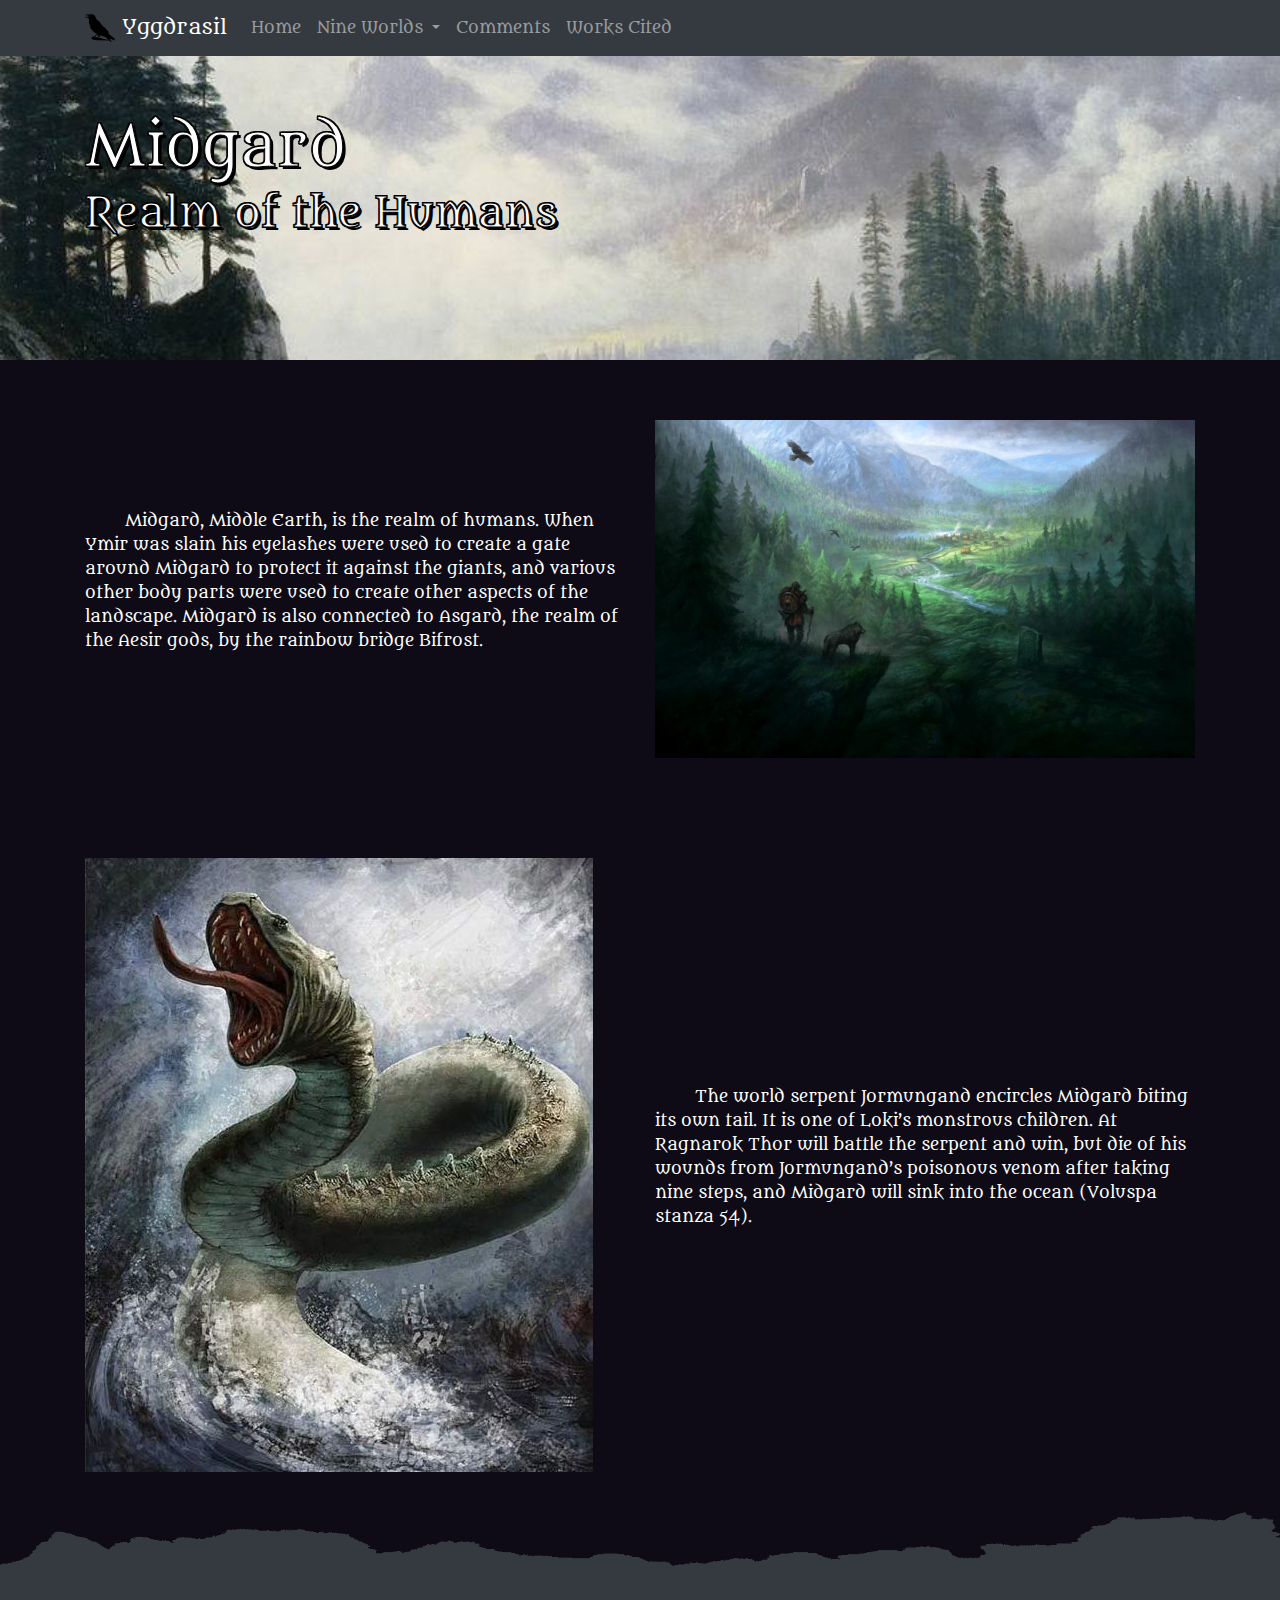
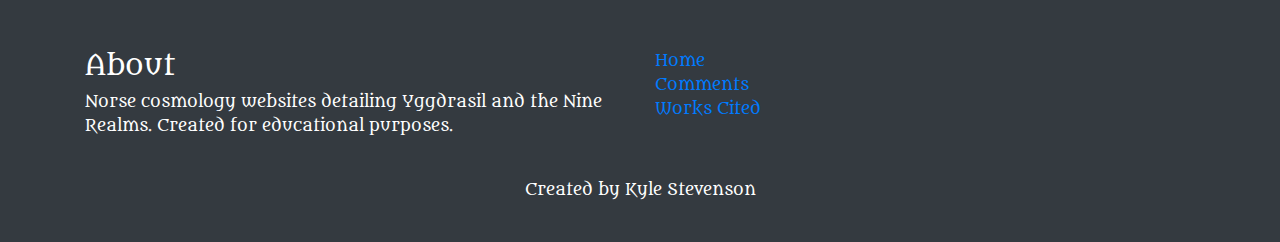
<file: pages/midgard.html>
<!DOCTYPE html>
<html lang="en">
  <head>
    <meta charset="utf-8">
    <meta name="viewport" content="width=device-width, initial-scale=1, shrink-to-fit=no">

    <link rel="stylesheet" href="https://stackpath.bootstrapcdn.com/bootstrap/4.3.1/css/bootstrap.min.css" integrity="sha384-ggOyR0iXCbMQv3Xipma34MD+dH/1fQ784/j6cY/iJTQUOhcWr7x9JvoRxT2MZw1T" crossorigin="anonymous">
    <link href="https://fonts.googleapis.com/css?family=Metamorphous" rel="stylesheet">

    <title>Yggdrasil | Midgard</title>
    <link rel="shortcut icon" href="/images/raven.png" />

    <script src="https://code.jquery.com/jquery-3.3.1.slim.min.js" integrity="sha384-q8i/X+965DzO0rT7abK41JStQIAqVgRVzpbzo5smXKp4YfRvH+8abtTE1Pi6jizo" crossorigin="anonymous"></script>
    <script src="https://cdnjs.cloudflare.com/ajax/libs/popper.js/1.14.7/umd/popper.min.js" integrity="sha384-UO2eT0CpHqdSJQ6hJty5KVphtPhzWj9WO1clHTMGa3JDZwrnQq4sF86dIHNDz0W1" crossorigin="anonymous"></script>
    <script src="https://stackpath.bootstrapcdn.com/bootstrap/4.3.1/js/bootstrap.min.js" integrity="sha384-JjSmVgyd0p3pXB1rRibZUAYoIIy6OrQ6VrjIEaFf/nJGzIxFDsf4x0xIM+B07jRM" crossorigin="anonymous"></script>
    <!--my CSS-->
    <link rel="stylesheet" type="text/css" href="/style.css">
    
    <style>
        body {
            background-color: #0E0B16;
        }
    </style>
  </head>
  <body>
    <!--Navbar-->
    <nav class="navbar fixed-top navbar-expand-md navbar-dark bg-dark">
        <div class="container">
        <a class="navbar-brand" href="/index.html">
            <img src="/images/raven.png" width="30" height="30" class="d-inline-block align-top" alt="">
            Yggdrasil
        </a>
        <button class="navbar-toggler" type="button" data-toggle="collapse" data-target="#navbarNav" aria-controls="navbarNav" aria-expanded="false" aria-label="Toggle navigation">
            <span class="navbar-toggler-icon"></span>
        </button>
        <div class="collapse navbar-collapse" id="navbarNav">
            <ul class="navbar-nav">
                <li class="nav-item">
                    <a class="nav-link" href="/index.html">Home</a>
                </li>
                <li class="nav-item dropdown">
                    <a class="nav-link dropdown-toggle" href="#" id="navbarWorldsDropdown" role="button" data-toggle="dropdown" aria-haspopup="true" aria-expanded="false">
                      Nine Worlds
                    </a>
                    <div class="dropdown-menu" aria-labelledby="navbarWorldsDropdown">
                      <a class="dropdown-item" href="alfheim.html">Alfheim</a>
                      <a class="dropdown-item" href="asgard.html">Asgard</a>
                      <a class="dropdown-item" href="helheim.html">Helheim</a>
                      <a class="dropdown-item" href="jotunheim.html">Jotunheim</a>
                      <a class="dropdown-item" href="midgard.html">Midgard</a>
                      <a class="dropdown-item" href="musphelheim.html">Muspelheim</a>
                      <a class="dropdown-item" href="niflheim.html">Niflheim</a>
                      <a class="dropdown-item" href="svartalheim.html">Svartalheim</a>
                      <a class="dropdown-item" href="vanheim.html">Vanheim</a>
                    </div>
                </li>
                <li class="nav-item">
                    <a class="nav-link" href="/pages/comments.html">Comments</a>
                </li>
                <li class="nav-item">
                    <a class="nav-link" href="/pages/worksCited.html">Works Cited</a>
                </li>
            </ul>
        </div>
        </div>
    </nav>
    
    <!--Header-->
    <div class="jumbotron jumbotron-fluid realmHero" id="midgardHero">
        <div class="container">
            <h1 class="display-4">Midgard</h1>
            <h3 class="h1">Realm of the Humans</h3>
        </div>
    </div>

    <div class="container bodyContent">
        <div class="row align-items-center">
            <div class="col-12 col-lg-6">
            <p>Midgard, Middle Earth, is the realm of humans.  When Ymir was slain his eyelashes were used to create a gate around Midgard to protect it against the giants, and various other
                 body parts were used to create other aspects of the landscape.  Midgard is also connected to Asgard, the realm of the Aesir gods, by the rainbow bridge Bifrost.</p>
            </div>
            <div class="col-12 col-lg-6">
                <img class="img-fluid" src="/images/midgard_land.jpg" alt="Midgard Scenery">
            </div>
        </div>
    </div>
    <div class="container bodyContent">
        <div class="row align-items-center">
            <div class="col-12 col-lg-6">
                <img class="img-fluid" src="/images/midgard_serpent.jpg" alt="Jormungand">
            </div>
            <div class="col-12 col-lg-6">
            <p>The world serpent Jormungand encircles Midgard biting its own tail.  It is one of Loki’s monstrous children.  At Ragnarok Thor will battle the serpent and win,
                 but die of his wounds from Jormungand’s poisonous venom after taking nine steps, and Midgard will sink into the ocean (Voluspa stanza 54).</p>
            </div>
        </div>
    </div>
        

    <footer>
        <img src="/images/footerFade.png" class="fadeImg">
        <div class="footerContent">
        <div class="container">
            <div class="row">
                <div class="col-12 col-md-6">
                    <h3>About</h3>
                    <p>
                            Norse cosmology websites detailing Yggdrasil and the Nine Realms.  Created for educational purposes.
                        </p>
                </div>
                <div class="col-12 col-md-6">
                    <a href="/index.html">Home</a><br>
                    <a href="/pages/comments.html">Comments</a><br>
                    <a href="/pages/worksCited.html">Works Cited</a>
                </div>
            </div><br>
            <div style="text-align:center;">
                Created by Kyle Stevenson
            </div>
        </div>
        </div>
    </footer>
        
  </body>
  </html>
</file>
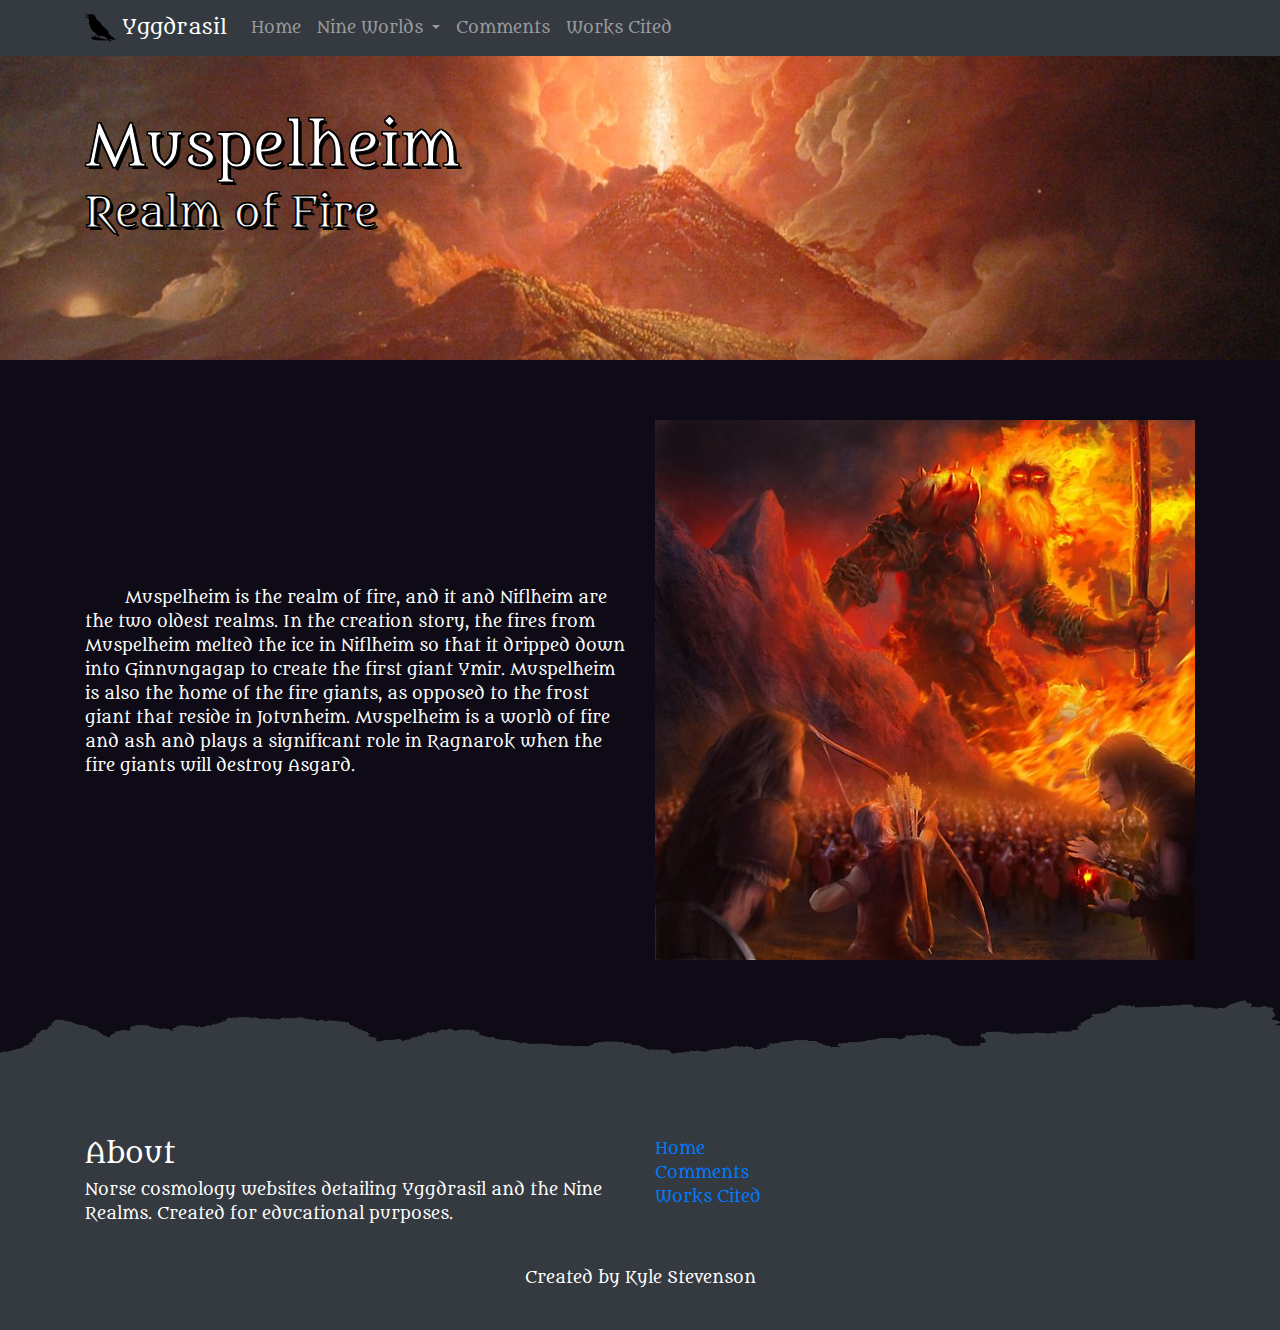
<file: pages/musphelheim.html>
<!DOCTYPE html>
<html lang="en">
  <head>
    <meta charset="utf-8">
    <meta name="viewport" content="width=device-width, initial-scale=1, shrink-to-fit=no">

    <link rel="stylesheet" href="https://stackpath.bootstrapcdn.com/bootstrap/4.3.1/css/bootstrap.min.css" integrity="sha384-ggOyR0iXCbMQv3Xipma34MD+dH/1fQ784/j6cY/iJTQUOhcWr7x9JvoRxT2MZw1T" crossorigin="anonymous">
    <link href="https://fonts.googleapis.com/css?family=Metamorphous" rel="stylesheet">

    <title>Yggdrasil | Muspelheim</title>
    <link rel="shortcut icon" href="/images/raven.png" />

    <script src="https://code.jquery.com/jquery-3.3.1.slim.min.js" integrity="sha384-q8i/X+965DzO0rT7abK41JStQIAqVgRVzpbzo5smXKp4YfRvH+8abtTE1Pi6jizo" crossorigin="anonymous"></script>
    <script src="https://cdnjs.cloudflare.com/ajax/libs/popper.js/1.14.7/umd/popper.min.js" integrity="sha384-UO2eT0CpHqdSJQ6hJty5KVphtPhzWj9WO1clHTMGa3JDZwrnQq4sF86dIHNDz0W1" crossorigin="anonymous"></script>
    <script src="https://stackpath.bootstrapcdn.com/bootstrap/4.3.1/js/bootstrap.min.js" integrity="sha384-JjSmVgyd0p3pXB1rRibZUAYoIIy6OrQ6VrjIEaFf/nJGzIxFDsf4x0xIM+B07jRM" crossorigin="anonymous"></script>
    <!--my CSS-->
    <link rel="stylesheet" type="text/css" href="/style.css">
    
    <style>
        body {
            background-color: #0E0B16;
        }
    </style>
  </head>
  <body>
    <!--Navbar-->
    <nav class="navbar fixed-top navbar-expand-md navbar-dark bg-dark">
        <div class="container">
        <a class="navbar-brand" href="/index.html">
            <img src="/images/raven.png" width="30" height="30" class="d-inline-block align-top" alt="">
            Yggdrasil
        </a>
        <button class="navbar-toggler" type="button" data-toggle="collapse" data-target="#navbarNav" aria-controls="navbarNav" aria-expanded="false" aria-label="Toggle navigation">
            <span class="navbar-toggler-icon"></span>
        </button>
        <div class="collapse navbar-collapse" id="navbarNav">
            <ul class="navbar-nav">
                <li class="nav-item">
                    <a class="nav-link" href="/index.html">Home</a>
                </li>
                <li class="nav-item dropdown">
                    <a class="nav-link dropdown-toggle" href="#" id="navbarWorldsDropdown" role="button" data-toggle="dropdown" aria-haspopup="true" aria-expanded="false">
                      Nine Worlds
                    </a>
                    <div class="dropdown-menu" aria-labelledby="navbarWorldsDropdown">
                      <a class="dropdown-item" href="alfheim.html">Alfheim</a>
                      <a class="dropdown-item" href="asgard.html">Asgard</a>
                      <a class="dropdown-item" href="helheim.html">Helheim</a>
                      <a class="dropdown-item" href="jotunheim.html">Jotunheim</a>
                      <a class="dropdown-item" href="midgard.html">Midgard</a>
                      <a class="dropdown-item" href="musphelheim.html">Muspelheim</a>
                      <a class="dropdown-item" href="niflheim.html">Niflheim</a>
                      <a class="dropdown-item" href="svartalheim.html">Svartalheim</a>
                      <a class="dropdown-item" href="vanheim.html">Vanheim</a>
                    </div>
                </li>
                <li class="nav-item">
                    <a class="nav-link" href="/pages/comments.html">Comments</a>
                </li>
                <li class="nav-item">
                    <a class="nav-link" href="/pages/worksCited.html">Works Cited</a>
                </li>
            </ul>
        </div>
        </div>
    </nav>
    
    <!--Header-->
    <div class="jumbotron jumbotron-fluid realmHero" id="musphelheimHero">
        <div class="container">
            <h1 class="display-4">Muspelheim</h1>
            <h3 class="h1">Realm of Fire</h3>
        </div>
    </div>

    <div class="container bodyContent">
        <div class="row align-items-center">
            <div class="col-12 col-lg-6">
            <p>Muspelheim is the realm of fire, and it and Niflheim are the two oldest realms.  In the creation story, the fires from Muspelheim melted the
                 ice in Niflheim so that it dripped down into Ginnungagap to create the first giant Ymir.  Muspelheim is also the home of the fire giants, as opposed to the frost giant that reside in Jotunheim.
                  Muspelheim is a world of fire and ash and plays a significant role in Ragnarok when the fire giants will destroy Asgard.</p>
            </div>
            <div class="col-12 col-lg-6">
                <img class="img-fluid" src="/images/surt.jpg" alt="Surt">
            </div>
        </div>
    </div>
        

    <footer>
        <img src="/images/footerFade.png" class="fadeImg">
        <div class="footerContent">
        <div class="container">
            <div class="row">
                <div class="col-12 col-md-6">
                    <h3>About</h3>
                    <p>
                            Norse cosmology websites detailing Yggdrasil and the Nine Realms.  Created for educational purposes.
                        </p>
                </div>
                <div class="col-12 col-md-6">
                    <a href="/index.html">Home</a><br>
                    <a href="/pages/comments.html">Comments</a><br>
                    <a href="/pages/worksCited.html">Works Cited</a>
                </div>
            </div><br>
            <div style="text-align:center;">
                Created by Kyle Stevenson
            </div>
        </div>
        </div>
    </footer>
        
  </body>
  </html>
</file>
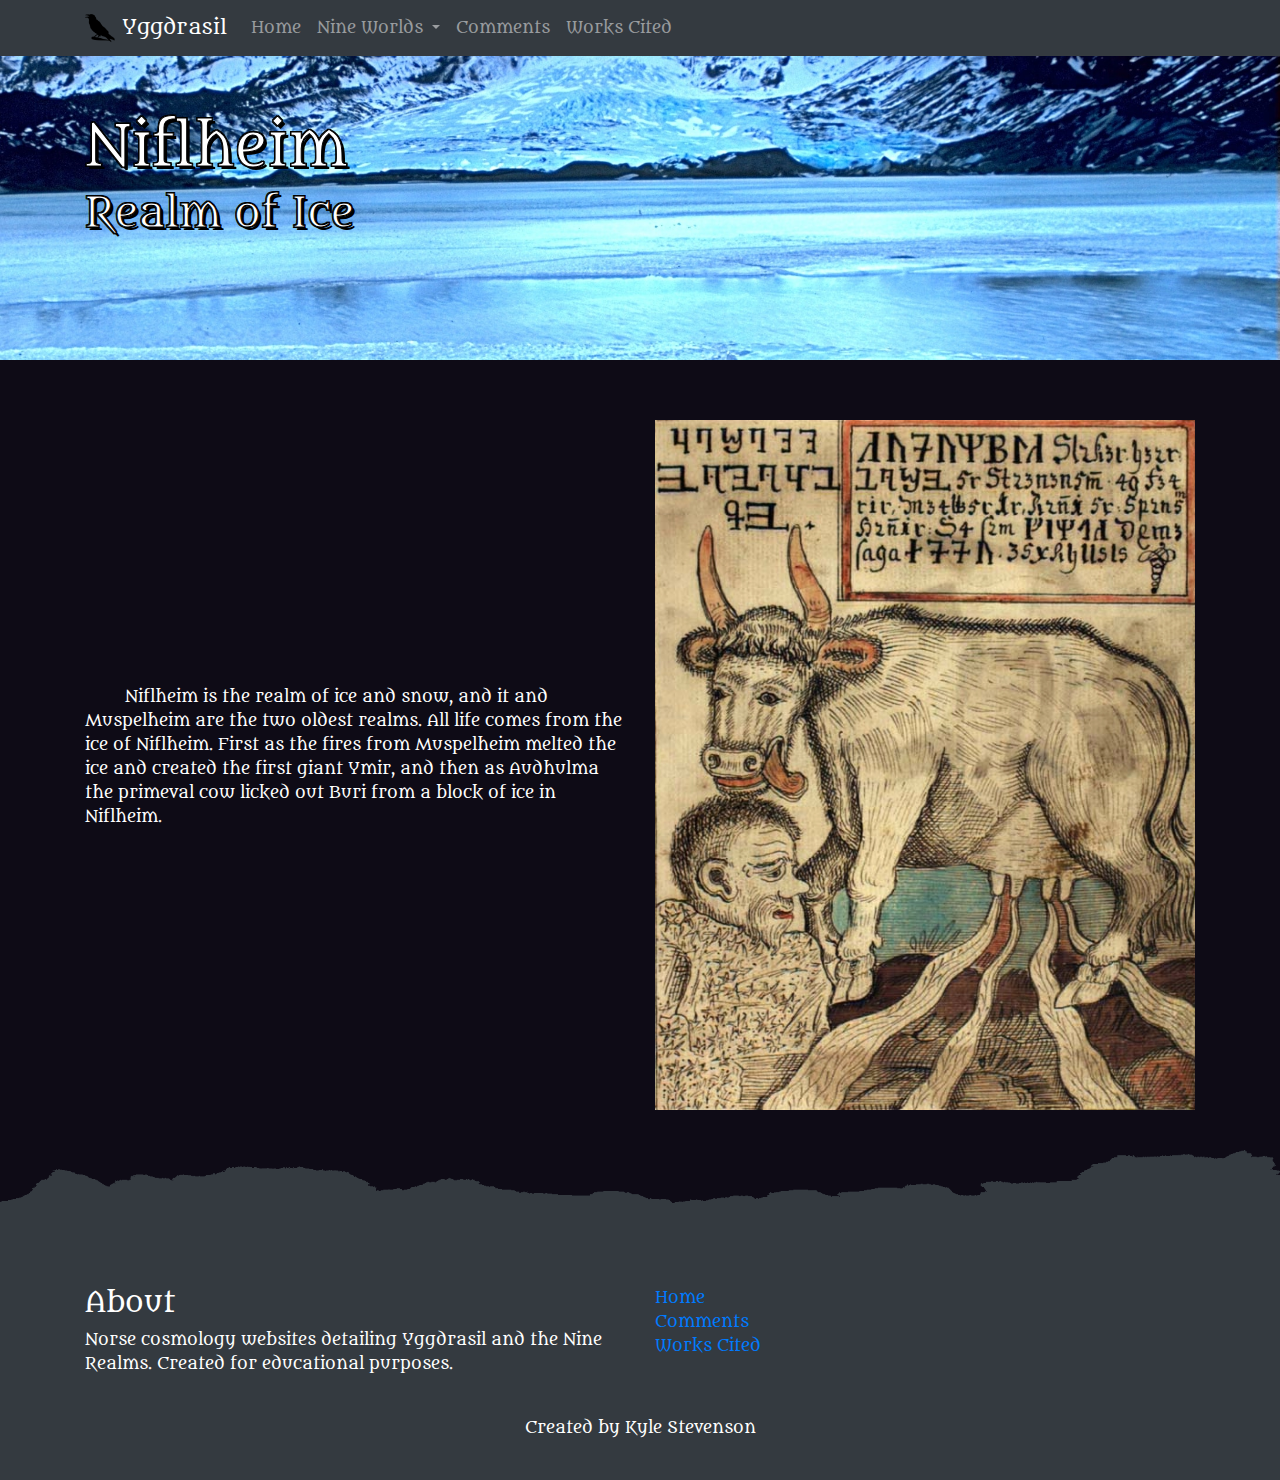
<file: pages/niflheim.html>
<!DOCTYPE html>
<html lang="en">
  <head>
    <meta charset="utf-8">
    <meta name="viewport" content="width=device-width, initial-scale=1, shrink-to-fit=no">

    <link rel="stylesheet" href="https://stackpath.bootstrapcdn.com/bootstrap/4.3.1/css/bootstrap.min.css" integrity="sha384-ggOyR0iXCbMQv3Xipma34MD+dH/1fQ784/j6cY/iJTQUOhcWr7x9JvoRxT2MZw1T" crossorigin="anonymous">
    <link href="https://fonts.googleapis.com/css?family=Metamorphous" rel="stylesheet">

    <title>Yggdrasil | Niflheim</title>
    <link rel="shortcut icon" href="/images/raven.png" />

    <script src="https://code.jquery.com/jquery-3.3.1.slim.min.js" integrity="sha384-q8i/X+965DzO0rT7abK41JStQIAqVgRVzpbzo5smXKp4YfRvH+8abtTE1Pi6jizo" crossorigin="anonymous"></script>
    <script src="https://cdnjs.cloudflare.com/ajax/libs/popper.js/1.14.7/umd/popper.min.js" integrity="sha384-UO2eT0CpHqdSJQ6hJty5KVphtPhzWj9WO1clHTMGa3JDZwrnQq4sF86dIHNDz0W1" crossorigin="anonymous"></script>
    <script src="https://stackpath.bootstrapcdn.com/bootstrap/4.3.1/js/bootstrap.min.js" integrity="sha384-JjSmVgyd0p3pXB1rRibZUAYoIIy6OrQ6VrjIEaFf/nJGzIxFDsf4x0xIM+B07jRM" crossorigin="anonymous"></script>
    <!--my CSS-->
    <link rel="stylesheet" type="text/css" href="/style.css">
    
    <style>
        body {
            background-color: #0E0B16;
        }
    </style>
  </head>
  <body>
    <!--Navbar-->
    <nav class="navbar fixed-top navbar-expand-md navbar-dark bg-dark">
        <div class="container">
        <a class="navbar-brand" href="/index.html">
            <img src="/images/raven.png" width="30" height="30" class="d-inline-block align-top" alt="">
            Yggdrasil
        </a>
        <button class="navbar-toggler" type="button" data-toggle="collapse" data-target="#navbarNav" aria-controls="navbarNav" aria-expanded="false" aria-label="Toggle navigation">
            <span class="navbar-toggler-icon"></span>
        </button>
        <div class="collapse navbar-collapse" id="navbarNav">
            <ul class="navbar-nav">
                <li class="nav-item">
                    <a class="nav-link" href="/index.html">Home</a>
                </li>
                <li class="nav-item dropdown">
                    <a class="nav-link dropdown-toggle" href="#" id="navbarWorldsDropdown" role="button" data-toggle="dropdown" aria-haspopup="true" aria-expanded="false">
                      Nine Worlds
                    </a>
                    <div class="dropdown-menu" aria-labelledby="navbarWorldsDropdown">
                      <a class="dropdown-item" href="alfheim.html">Alfheim</a>
                      <a class="dropdown-item" href="asgard.html">Asgard</a>
                      <a class="dropdown-item" href="helheim.html">Helheim</a>
                      <a class="dropdown-item" href="jotunheim.html">Jotunheim</a>
                      <a class="dropdown-item" href="midgard.html">Midgard</a>
                      <a class="dropdown-item" href="musphelheim.html">Muspelheim</a>
                      <a class="dropdown-item" href="niflheim.html">Niflheim</a>
                      <a class="dropdown-item" href="svartalheim.html">Svartalheim</a>
                      <a class="dropdown-item" href="vanheim.html">Vanheim</a>
                    </div>
                </li>
                <li class="nav-item">
                    <a class="nav-link" href="/pages/comments.html">Comments</a>
                </li>
                <li class="nav-item">
                    <a class="nav-link" href="/pages/worksCited.html">Works Cited</a>
                </li>
            </ul>
        </div>
        </div>
    </nav>
    
    <!--Header-->
    <div class="jumbotron jumbotron-fluid realmHero" id="niflheimHero">
        <div class="container">
            <h1 class="display-4">Niflheim</h1>
            <h3 class="h1">Realm of Ice</h3>
        </div>
    </div>

    <div class="container bodyContent">
        <div class="row align-items-center">
            <div class="col-12 col-lg-6">
            <p>Niflheim is the realm of ice and snow, and it and Muspelheim are the two oldest realms.  All life comes from the ice of Niflheim.
                  First as the fires from Muspelheim melted the ice and created the first giant Ymir, and then as Audhulma the primeval cow licked out Buri from a block of ice in Niflheim.</p>
            </div>
            <div class="col-12 col-lg-6">
                <img class="img-fluid" src="/images/cow.jpg" alt="Audhulma">
            </div>
        </div>
    </div>

    <footer>
        <img src="/images/footerFade.png" class="fadeImg">
        <div class="footerContent">
        <div class="container">
            <div class="row">
                <div class="col-12 col-md-6">
                    <h3>About</h3>
                    <p>
                            Norse cosmology websites detailing Yggdrasil and the Nine Realms.  Created for educational purposes.
                        </p>
                </div>
                <div class="col-12 col-md-6">
                    <a href="/index.html">Home</a><br>
                    <a href="/pages/comments.html">Comments</a><br>
                    <a href="/pages/worksCited.html">Works Cited</a>
                </div>
            </div><br>
            <div style="text-align:center;">
                Created by Kyle Stevenson
            </div>
        </div>
        </div>
    </footer>
        
  </body>
  </html>
</file>
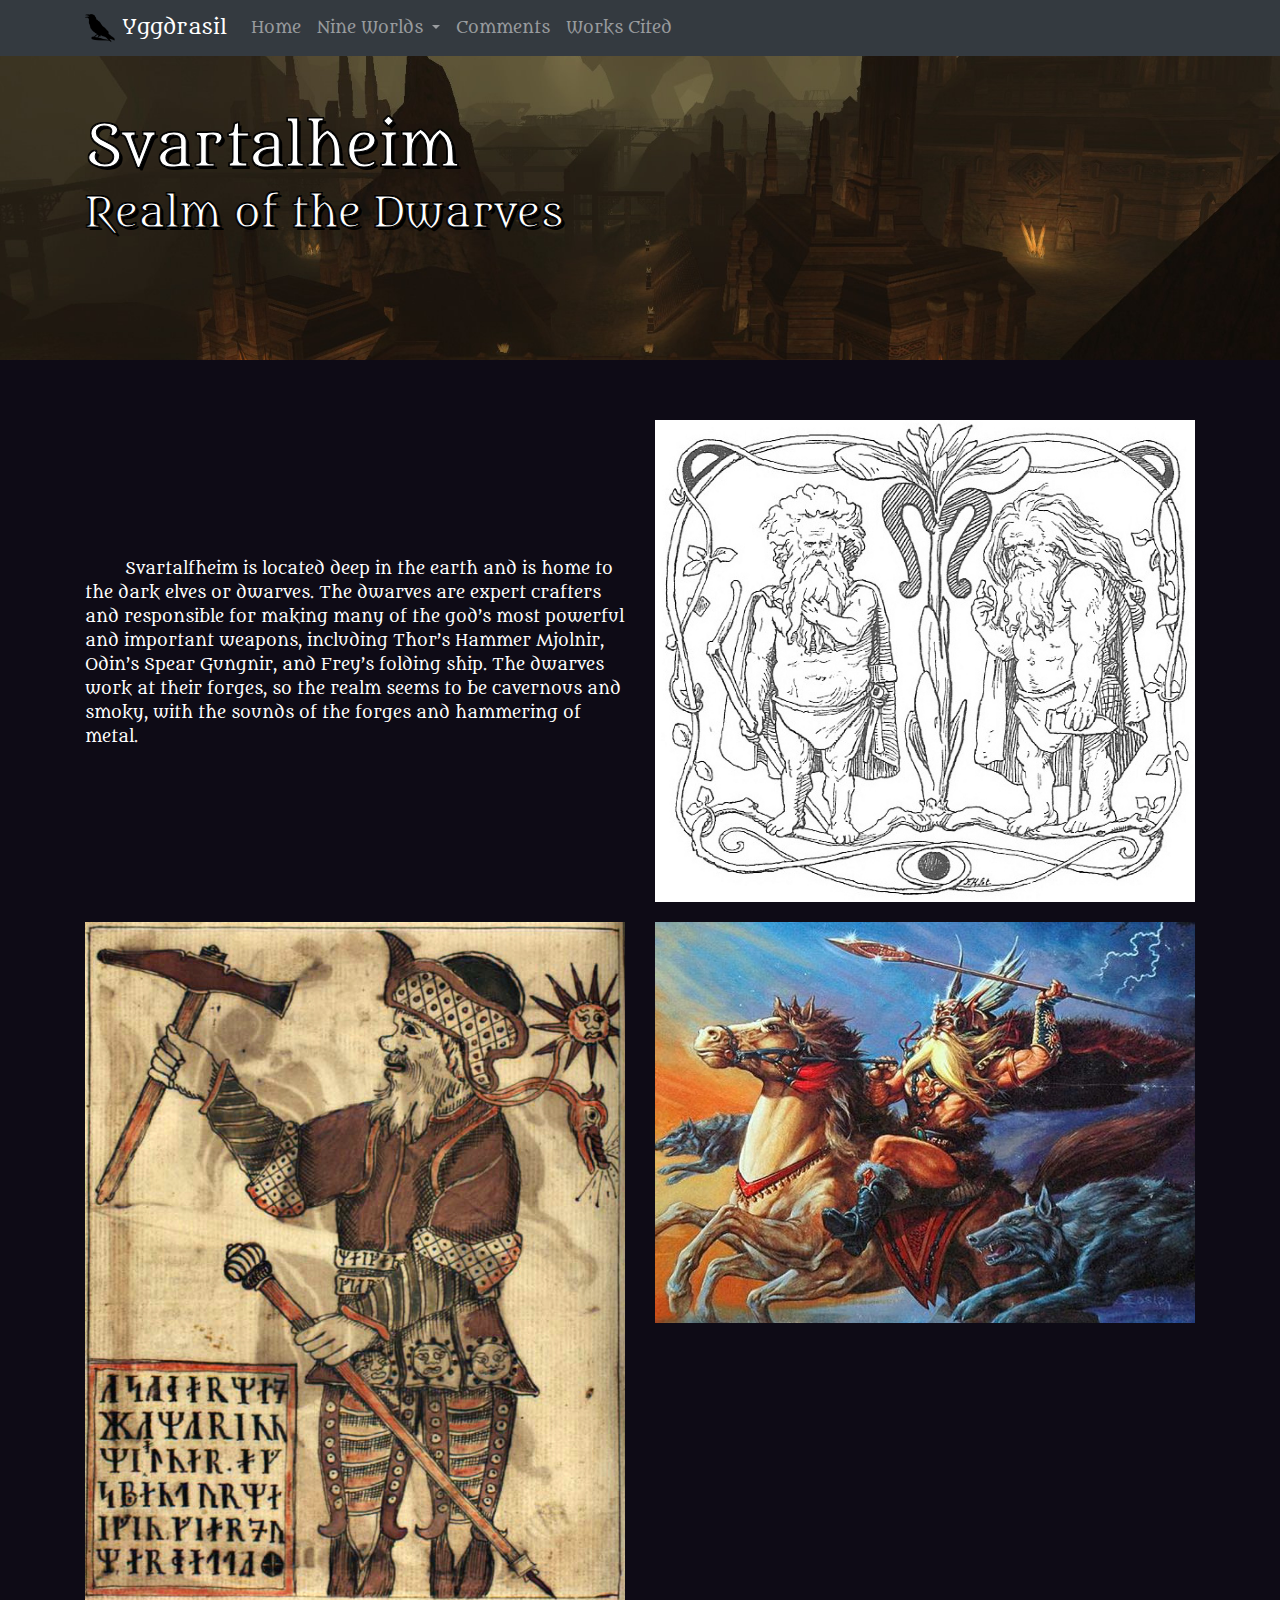
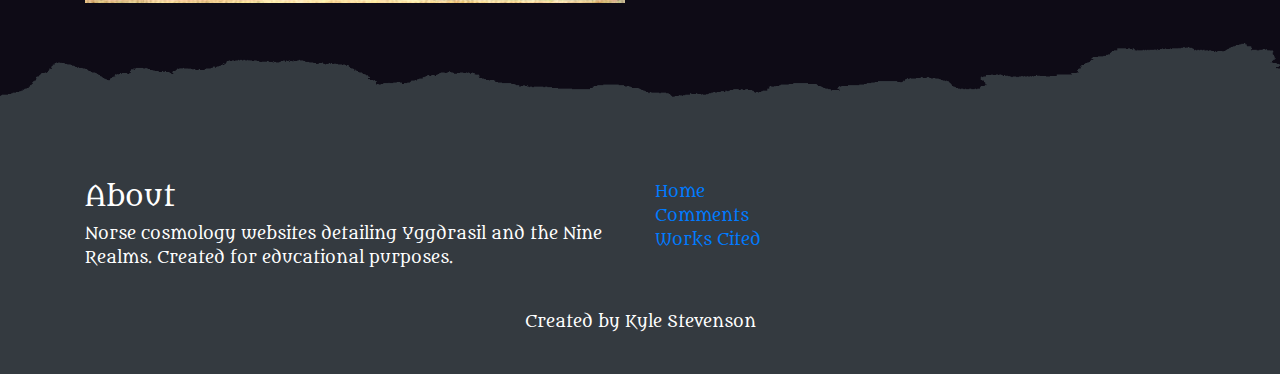
<file: pages/svartalheim.html>
<!DOCTYPE html>
<html lang="en">
  <head>
    <meta charset="utf-8">
    <meta name="viewport" content="width=device-width, initial-scale=1, shrink-to-fit=no">

    <link rel="stylesheet" href="https://stackpath.bootstrapcdn.com/bootstrap/4.3.1/css/bootstrap.min.css" integrity="sha384-ggOyR0iXCbMQv3Xipma34MD+dH/1fQ784/j6cY/iJTQUOhcWr7x9JvoRxT2MZw1T" crossorigin="anonymous">
    <link href="https://fonts.googleapis.com/css?family=Metamorphous" rel="stylesheet">

    <title>Yggdrasil | Svartalheim</title>
    <link rel="shortcut icon" href="/images/raven.png" />

    <script src="https://code.jquery.com/jquery-3.3.1.slim.min.js" integrity="sha384-q8i/X+965DzO0rT7abK41JStQIAqVgRVzpbzo5smXKp4YfRvH+8abtTE1Pi6jizo" crossorigin="anonymous"></script>
    <script src="https://cdnjs.cloudflare.com/ajax/libs/popper.js/1.14.7/umd/popper.min.js" integrity="sha384-UO2eT0CpHqdSJQ6hJty5KVphtPhzWj9WO1clHTMGa3JDZwrnQq4sF86dIHNDz0W1" crossorigin="anonymous"></script>
    <script src="https://stackpath.bootstrapcdn.com/bootstrap/4.3.1/js/bootstrap.min.js" integrity="sha384-JjSmVgyd0p3pXB1rRibZUAYoIIy6OrQ6VrjIEaFf/nJGzIxFDsf4x0xIM+B07jRM" crossorigin="anonymous"></script>
    <!--my CSS-->
    <link rel="stylesheet" type="text/css" href="/style.css">
    
    <style>
        body {
            background-color: #0E0B16;
        }
    </style>
  </head>
  <body>
    <!--Navbar-->
    <nav class="navbar fixed-top navbar-expand-md navbar-dark bg-dark">
        <div class="container">
        <a class="navbar-brand" href="/index.html">
            <img src="/images/raven.png" width="30" height="30" class="d-inline-block align-top" alt="">
            Yggdrasil
        </a>
        <button class="navbar-toggler" type="button" data-toggle="collapse" data-target="#navbarNav" aria-controls="navbarNav" aria-expanded="false" aria-label="Toggle navigation">
            <span class="navbar-toggler-icon"></span>
        </button>
        <div class="collapse navbar-collapse" id="navbarNav">
            <ul class="navbar-nav">
                <li class="nav-item">
                    <a class="nav-link" href="/index.html">Home</a>
                </li>
                <li class="nav-item dropdown">
                    <a class="nav-link dropdown-toggle" href="#" id="navbarWorldsDropdown" role="button" data-toggle="dropdown" aria-haspopup="true" aria-expanded="false">
                      Nine Worlds
                    </a>
                    <div class="dropdown-menu" aria-labelledby="navbarWorldsDropdown">
                      <a class="dropdown-item" href="alfheim.html">Alfheim</a>
                      <a class="dropdown-item" href="asgard.html">Asgard</a>
                      <a class="dropdown-item" href="helheim.html">Helheim</a>
                      <a class="dropdown-item" href="jotunheim.html">Jotunheim</a>
                      <a class="dropdown-item" href="midgard.html">Midgard</a>
                      <a class="dropdown-item" href="musphelheim.html">Muspelheim</a>
                      <a class="dropdown-item" href="niflheim.html">Niflheim</a>
                      <a class="dropdown-item" href="svartalheim.html">Svartalheim</a>
                      <a class="dropdown-item" href="vanheim.html">Vanheim</a>
                    </div>
                </li>
                <li class="nav-item">
                    <a class="nav-link" href="/pages/comments.html">Comments</a>
                </li>
                <li class="nav-item">
                    <a class="nav-link" href="/pages/worksCited.html">Works Cited</a>
                </li>
            </ul>
        </div>
        </div>
    </nav>
    
    <!--Header-->
    <div class="jumbotron jumbotron-fluid realmHero" id="svartalheimHero">
        <div class="container">
            <h1 class="display-4">Svartalheim</h1>
            <h3 class="h1">Realm of the Dwarves</h3>
        </div>
    </div>

    <div class="container bodyContent">
            <div class="row align-items-center">
                <div class="col-12 col-lg-6">
                <p>Svartalfheim is located deep in the earth and is home to the dark elves or dwarves.  The dwarves are expert crafters and responsible for making many of the god’s
                     most powerful and important weapons, including Thor’s Hammer Mjolnir, Odin’s Spear Gungnir, and Frey’s folding ship.  The dwarves work at their forges,
                     so the realm seems to be cavernous and smoky, with the sounds of the forges and hammering of metal.
                  </p>
                  </div>
                  <div class="col-12 col-lg-6">
                      <img class="img-fluid" src="/images/dwarves.jpg" alt="Dwarves">
                  </div>
            </div>
            <div class="row">
                <div class="col-12 col-lg-6">
                    <img class="img-fluid" src="/images/mjolnir.jpg" alt="Mjolnir">
                </div>
                <div class="col-12 col-lg-6">
                    <img class="img-fluid" src="/images/gungnir.jpg" alt="Gugngir">
                </div>
            </div>
        </div>
        

    <footer>
        <img src="/images/footerFade.png" class="fadeImg">
        <div class="footerContent">
        <div class="container">
            <div class="row">
                <div class="col-12 col-md-6">
                    <h3>About</h3>
                    <p>
                            Norse cosmology websites detailing Yggdrasil and the Nine Realms.  Created for educational purposes.
                        </p>
                </div>
                <div class="col-12 col-md-6">
                    <a href="/index.html">Home</a><br>
                    <a href="/pages/comments.html">Comments</a><br>
                    <a href="/pages/worksCited.html">Works Cited</a>
                </div>
            </div><br>
            <div style="text-align:center;">
                Created by Kyle Stevenson
            </div>
        </div>
        </div>
    </footer>
        
  </body>
  </html>
</file>
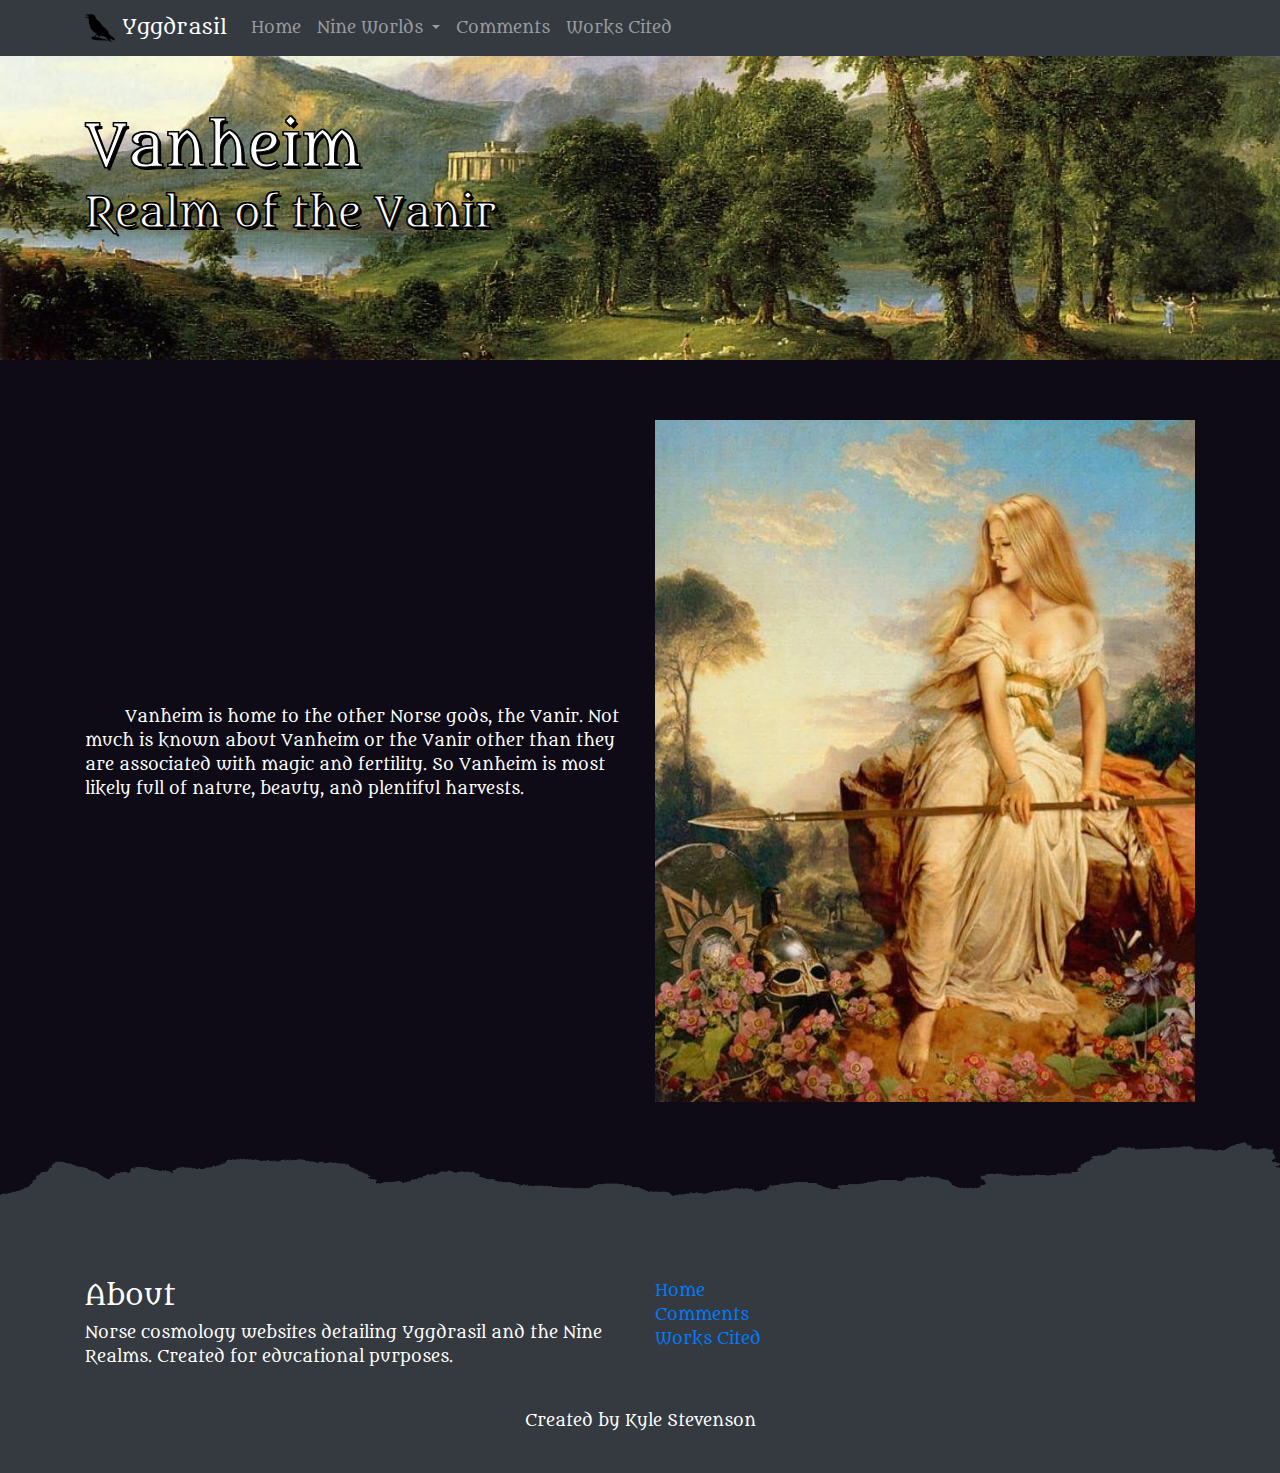
<file: pages/vanheim.html>
<!DOCTYPE html>
<html lang="en">
  <head>
    <meta charset="utf-8">
    <meta name="viewport" content="width=device-width, initial-scale=1, shrink-to-fit=no">

    <link rel="stylesheet" href="https://stackpath.bootstrapcdn.com/bootstrap/4.3.1/css/bootstrap.min.css" integrity="sha384-ggOyR0iXCbMQv3Xipma34MD+dH/1fQ784/j6cY/iJTQUOhcWr7x9JvoRxT2MZw1T" crossorigin="anonymous">
    <link href="https://fonts.googleapis.com/css?family=Metamorphous" rel="stylesheet">

    <title>Yggdrasil | Vanheim</title>
    <link rel="shortcut icon" href="/images/raven.png" />

    <script src="https://code.jquery.com/jquery-3.3.1.slim.min.js" integrity="sha384-q8i/X+965DzO0rT7abK41JStQIAqVgRVzpbzo5smXKp4YfRvH+8abtTE1Pi6jizo" crossorigin="anonymous"></script>
    <script src="https://cdnjs.cloudflare.com/ajax/libs/popper.js/1.14.7/umd/popper.min.js" integrity="sha384-UO2eT0CpHqdSJQ6hJty5KVphtPhzWj9WO1clHTMGa3JDZwrnQq4sF86dIHNDz0W1" crossorigin="anonymous"></script>
    <script src="https://stackpath.bootstrapcdn.com/bootstrap/4.3.1/js/bootstrap.min.js" integrity="sha384-JjSmVgyd0p3pXB1rRibZUAYoIIy6OrQ6VrjIEaFf/nJGzIxFDsf4x0xIM+B07jRM" crossorigin="anonymous"></script>
    <!--my CSS-->
    <link rel="stylesheet" type="text/css" href="/style.css">
    
    <style>
        body {
            background-color: #0E0B16;
        }
    </style>
  </head>
  <body>
    <!--Navbar-->
    <nav class="navbar fixed-top navbar-expand-md navbar-dark bg-dark">
        <div class="container">
        <a class="navbar-brand" href="/index.html">
            <img src="/images/raven.png" width="30" height="30" class="d-inline-block align-top" alt="">
            Yggdrasil
        </a>
        <button class="navbar-toggler" type="button" data-toggle="collapse" data-target="#navbarNav" aria-controls="navbarNav" aria-expanded="false" aria-label="Toggle navigation">
            <span class="navbar-toggler-icon"></span>
        </button>
        <div class="collapse navbar-collapse" id="navbarNav">
            <ul class="navbar-nav">
                <li class="nav-item">
                    <a class="nav-link" href="/index.html">Home</a>
                </li>
                <li class="nav-item dropdown">
                    <a class="nav-link dropdown-toggle" href="#" id="navbarWorldsDropdown" role="button" data-toggle="dropdown" aria-haspopup="true" aria-expanded="false">
                      Nine Worlds
                    </a>
                    <div class="dropdown-menu" aria-labelledby="navbarWorldsDropdown">
                      <a class="dropdown-item" href="alfheim.html">Alfheim</a>
                      <a class="dropdown-item" href="asgard.html">Asgard</a>
                      <a class="dropdown-item" href="helheim.html">Helheim</a>
                      <a class="dropdown-item" href="jotunheim.html">Jotunheim</a>
                      <a class="dropdown-item" href="midgard.html">Midgard</a>
                      <a class="dropdown-item" href="musphelheim.html">Muspelheim</a>
                      <a class="dropdown-item" href="niflheim.html">Niflheim</a>
                      <a class="dropdown-item" href="svartalheim.html">Svartalheim</a>
                      <a class="dropdown-item" href="vanheim.html">Vanheim</a>
                    </div>
                </li>
                <li class="nav-item">
                    <a class="nav-link" href="/pages/comments.html">Comments</a>
                </li>
                <li class="nav-item">
                    <a class="nav-link" href="/pages/worksCited.html">Works Cited</a>
                </li>
            </ul>
        </div>
        </div>
    </nav>
    
    <!--Header-->
    <div class="jumbotron jumbotron-fluid realmHero" id="vanheimHero">
        <div class="container">
            <h1 class="display-4">Vanheim</h1>
            <h3 class="h1">Realm of the Vanir</h3>
        </div>
    </div>

    <div class="container bodyContent">
        <div class="row align-items-center">
            <div class="col-12 col-lg-6">
            <p>Vanheim is home to the other Norse gods, the Vanir.  Not much is known about Vanheim or the Vanir other than they are associated with magic and fertility.
                  So Vanheim is most likely full of nature, beauty, and plentiful harvests.</p>
            </div>
            <div class="col-12 col-lg-6">
                <img class="img-fluid" src="/images/vanheim_vanir.jpg" alt="Bifrost">
            </div>
        </div>
    </div>
        

    <footer>
        <img src="/images/footerFade.png" class="fadeImg">
        <div class="footerContent">
        <div class="container">
            <div class="row">
                <div class="col-12 col-md-6">
                    <h3>About</h3>
                    <p>
                            Norse cosmology websites detailing Yggdrasil and the Nine Realms.  Created for educational purposes.
                        </p>
                </div>
                <div class="col-12 col-md-6">
                    <a href="/index.html">Home</a><br>
                    <a href="/pages/comments.html">Comments</a><br>
                    <a href="/pages/worksCited.html">Works Cited</a>
                </div>
            </div><br>
            <div style="text-align:center;">
                Created by Kyle Stevenson
            </div>
        </div>
        </div>
    </footer>
        
  </body>
  </html>
</file>
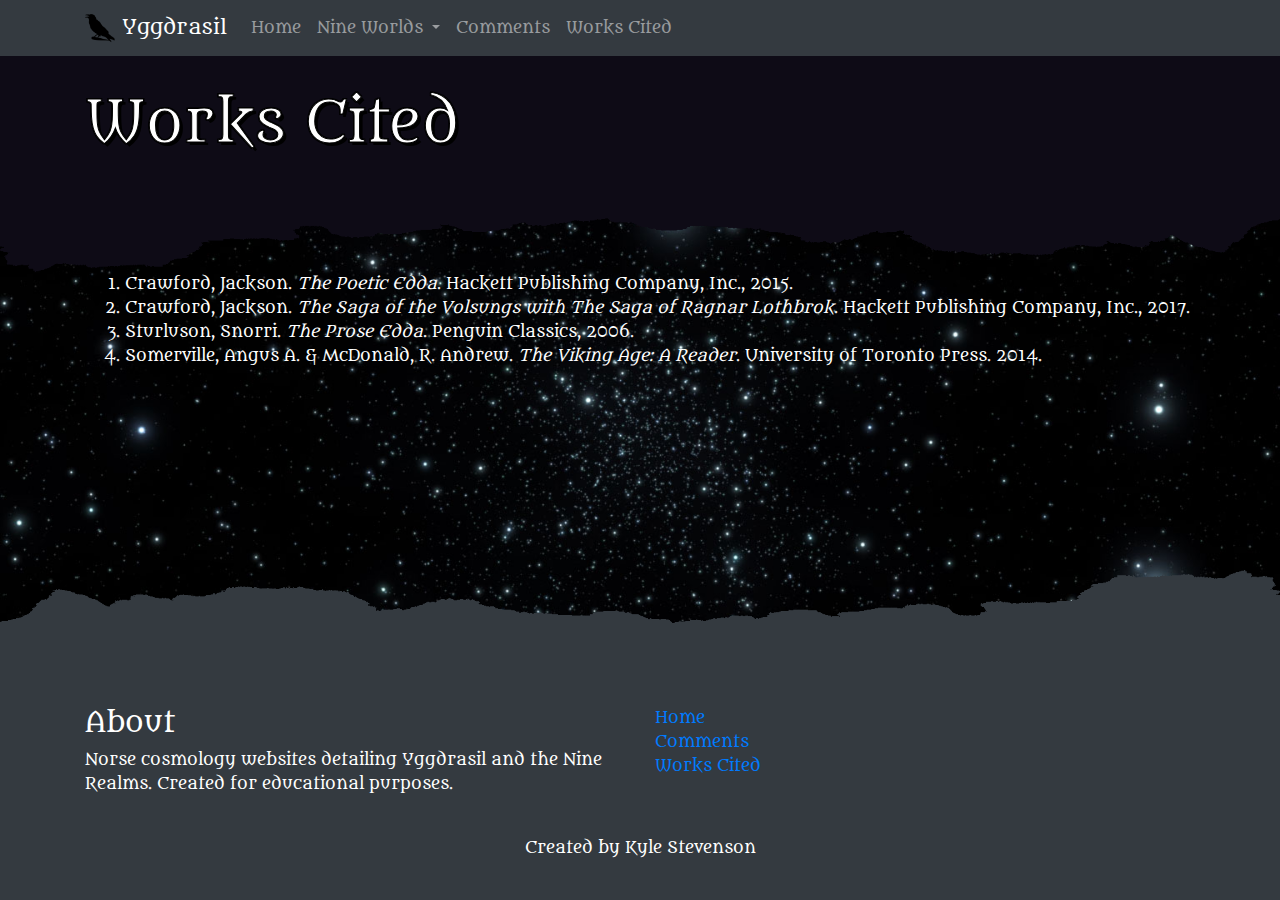
<file: pages/worksCited.html>
<!DOCTYPE html>
<html lang="en">
  <head>
    <meta charset="utf-8">
    <meta name="viewport" content="width=device-width, initial-scale=1, shrink-to-fit=no">

    <link rel="stylesheet" href="https://stackpath.bootstrapcdn.com/bootstrap/4.3.1/css/bootstrap.min.css" integrity="sha384-ggOyR0iXCbMQv3Xipma34MD+dH/1fQ784/j6cY/iJTQUOhcWr7x9JvoRxT2MZw1T" crossorigin="anonymous">
    <link href="https://fonts.googleapis.com/css?family=Metamorphous" rel="stylesheet">

    <title>Yggdrasil</title>
    <link rel="shortcut icon" href="/images/raven.png">

    <script src="https://code.jquery.com/jquery-3.3.1.slim.min.js" integrity="sha384-q8i/X+965DzO0rT7abK41JStQIAqVgRVzpbzo5smXKp4YfRvH+8abtTE1Pi6jizo" crossorigin="anonymous"></script>
    <script src="https://cdnjs.cloudflare.com/ajax/libs/popper.js/1.14.7/umd/popper.min.js" integrity="sha384-UO2eT0CpHqdSJQ6hJty5KVphtPhzWj9WO1clHTMGa3JDZwrnQq4sF86dIHNDz0W1" crossorigin="anonymous"></script>
    <script src="https://stackpath.bootstrapcdn.com/bootstrap/4.3.1/js/bootstrap.min.js" integrity="sha384-JjSmVgyd0p3pXB1rRibZUAYoIIy6OrQ6VrjIEaFf/nJGzIxFDsf4x0xIM+B07jRM" crossorigin="anonymous"></script>
    <!--my CSS-->
    <link rel="stylesheet" type="text/css" href="/style.css">
    
    <style>
        body {
            background-color: #0E0B16;
            background-image: url("/images/void-bg.jpg");
            background-attachment: fixed;
            background-position: center;
            background-repeat: no-repeat;
            background-size: cover;
        }
    </style>

  </head>
  <body>
    <!--Navbar-->
    <nav class="navbar fixed-top navbar-expand-md navbar-dark bg-dark">
        <div class="container">
        <a class="navbar-brand" href="/index.html">
            <img src="/images/raven.png" width="30" height="30" class="d-inline-block align-top" alt="">
            Yggdrasil
        </a>
        <button class="navbar-toggler" type="button" data-toggle="collapse" data-target="#navbarNav" aria-controls="navbarNav" aria-expanded="false" aria-label="Toggle navigation">
            <span class="navbar-toggler-icon"></span>
        </button>
        <div class="collapse navbar-collapse" id="navbarNav">
            <ul class="navbar-nav">
                <li class="nav-item">
                    <a class="nav-link" href="/index.html">Home</a>
                </li>
                <li class="nav-item dropdown">
                    <a class="nav-link dropdown-toggle" href="#" id="navbarWorldsDropdown" role="button" data-toggle="dropdown" aria-haspopup="true" aria-expanded="false">
                      Nine Worlds
                    </a>
                    <div class="dropdown-menu" aria-labelledby="navbarWorldsDropdown">
                      <a class="dropdown-item" href="alfheim.html">Alfheim</a>
                      <a class="dropdown-item" href="asgard.html">Asgard</a>
                      <a class="dropdown-item" href="helheim.html">Helheim</a>
                      <a class="dropdown-item" href="jotunheim.html">Jotunheim</a>
                      <a class="dropdown-item" href="midgard.html">Midgard</a>
                      <a class="dropdown-item" href="musphelheim.html">Muspelheim</a>
                      <a class="dropdown-item" href="niflheim.html">Niflheim</a>
                      <a class="dropdown-item" href="svartalheim.html">Svartalheim</a>
                      <a class="dropdown-item" href="vanheim.html">Vanheim</a>
                    </div>
                </li>
                <li class="nav-item">
                    <a class="nav-link" href="/pages/comments.html">Comments</a>
                </li>
                <li class="nav-item">
                    <a class="nav-link" href="/pages/worksCited.html">Works Cited</a>
                </li>
            </ul>
        </div>
        </div>
    </nav>

    <div class="bodyWrap">
        <div class="bodyContent realmHero mainColor">
            <div class="container">
                <h1 class="display-4">Works Cited</h1>
            </div>
        </div>
        <img src="/images/topFade.png" style="width:100%;height:100%;">
    </div>

    <div class="container">
        <ol>
            <li>Crawford, Jackson. <i>The Poetic Edda</i>. Hackett Publishing Company, Inc., 2015.</li>
            <li>Crawford, Jackson. <i>The Saga of the Volsungs with The Saga of Ragnar Lothbrok</i>. Hackett Publishing Company, Inc., 2017.</li>
            <li>Sturluson, Snorri. <i>The Prose Edda</i>. Penguin Classics, 2006.</li>
            <li>Somerville, Angus A. & McDonald, R. Andrew. <i>The Viking Age: A Reader</i>. University of Toronto Press. 2014.</li>
        </ol>
    </div>

    <footer class="fixed-bottom">
        <img src="/images/footerFade.png" style="width:100%;height:100%;">
        <div class="footerContent">
        <div class="container">
            <div class="row">
                <div class="col-12 col-md-6">
                    <h3>About</h3>
                    <p>
                            Norse cosmology websites detailing Yggdrasil and the Nine Realms.  Created for educational purposes.
                        </p>
                </div>
                <div class="col-12 col-md-6">
                    <a href="/index.html">Home</a><br>
                    <a href="/pages/comments.html">Comments</a><br>
                    <a href="/pages/worksCited.html">Works Cited</a>
                </div>
            </div><br>
            <div style="text-align:center;">
                Created by Kyle Stevenson
            </div>
        </div>
        </div>
    </footer>

  </body>
</html>
</file>
<file: style.css>
body, html {
            height: 100%;
            font-family: 'Metamorphous', cursive;
            margin: 0 auto;
            color: white;
        }
        .treeContent {
            color: black;
            padding-top: 40px;
            padding-bottom: 50px;
            margin: 0 auto;
            text-align: center;
        }
        .treeContent .card {
            background-color: #868e96;
            margin-top: 30px;
            margin-bottom: 30px;

        }
        .bodyContent p {
            text-indent: 40px;
        }
        .treeContent .card img {
            height: 150px;
        }
        .treeImg {
            padding-top:50px;
            padding-bottom: 110px;
            background-image: url("images/yggdrasil_color.png");
            
            
            background-position: center;
            background-repeat: no-repeat;
            height: 100%;
        }
        .mainColor {
            background-color: #0E0B16;
        }
        .breakColor {
            background-color: #2d283e;
        }
        .bodyContent {
            padding-top: 40px;
            padding-bottom: 40px;
        }
        .yggdrasil {
            background-color: #0f0a13;
        }
        .alfheim {
            background-color: #283517;
        }
        .footerContent {
            padding-top: 50px;
            padding-bottom: 40px;
            background-color: #343a40;
        }
        .treeContent a {
            color: black;
            text-decoration: none;
        }
        .row {
            margin-top: 20px;
        }
        .invalid-feedback {
            display: none;
        }
        .media {
            background-color: rgb(230, 230, 230);
            color: black;
            padding: 10px;
            min-height: 100px;
            margin-bottom: 5px;
        }
        .commentDiv {
            margin-top: 20px;
            margin-bottom: 20px;
        }
        #commentSubmitBtn {
            margin-bottom: 20px;
        }
        #alfheimHero {
            background-image: url("/images/alfheim.jpg");
            background-position: center;
            background-size: cover;
            height: 40%;
        }
        #yggdrasilHero {
            background-image: url("images/ratatosk.jpg");
            background-position: center;
            background-size: cover;
            height: 40%;
        }
        #asgardHero {
            background-image: url("images/asgard.jpg");
            background-position: center;
            background-size: cover;
            height: 40%;
        }
        #helheimHero {
            background-image: url("images/helheim.jpg");
            background-position: center;
            background-size: cover;
            height: 40%;
        }
        #jotunheimHero {
            background-image: url("images/jotunheim.jpg");
            background-position: center;
            background-size: cover;
            height: 40%;
        }
        #midgardHero {
            background-image: url("images/midgard.jpg");
            background-position: center;
            background-size: cover;
            height: 40%;
        }
        #musphelheimHero {
            background-image: url("images/musphelheim.jpg");
            background-position: center;
            background-size: cover;
            height: 40%;
        }
        #niflheimHero {
            background-image: url("images/niflheim.jpeg");
            background-position: center;
            background-size: cover;
            height: 40%;
        }
        #svartalheimHero {
            background-image: url("images/svartalheim.jpg");
            background-position: center;
            background-size: cover;
            height: 40%;
        }
        #vanheimHero {
            background-image: url("images/vanheim.jpg");
            background-position: center;
            background-size: cover;
            height: 40%;
        }
        .realmHero {
            margin-bottom: 0;
        }
        .realmHero .container {
            padding-top: 50px;
            -webkit-text-stroke: 1px black;
            text-shadow:
                3px 3px 0 #000,
                -1px -1px 0 #000,
                1px -1px 0 #000,
                -1px 1px 0 #000,
                1px 1px 0 #000;
        }
        .fadeImg {
            width: 100%;
            height: 100%;
            margin: 0;
        }
        

        /* align middle row of yggdrasil tree based on screen size */
        @media only screen and (max-width: 992px) {
            .midRow {
                justify-content: space-around;
            }
        }
        @media only screen and (min-width: 993px) {
            .midRow {
                justify-content: space-between;
            }
        }
</file>
